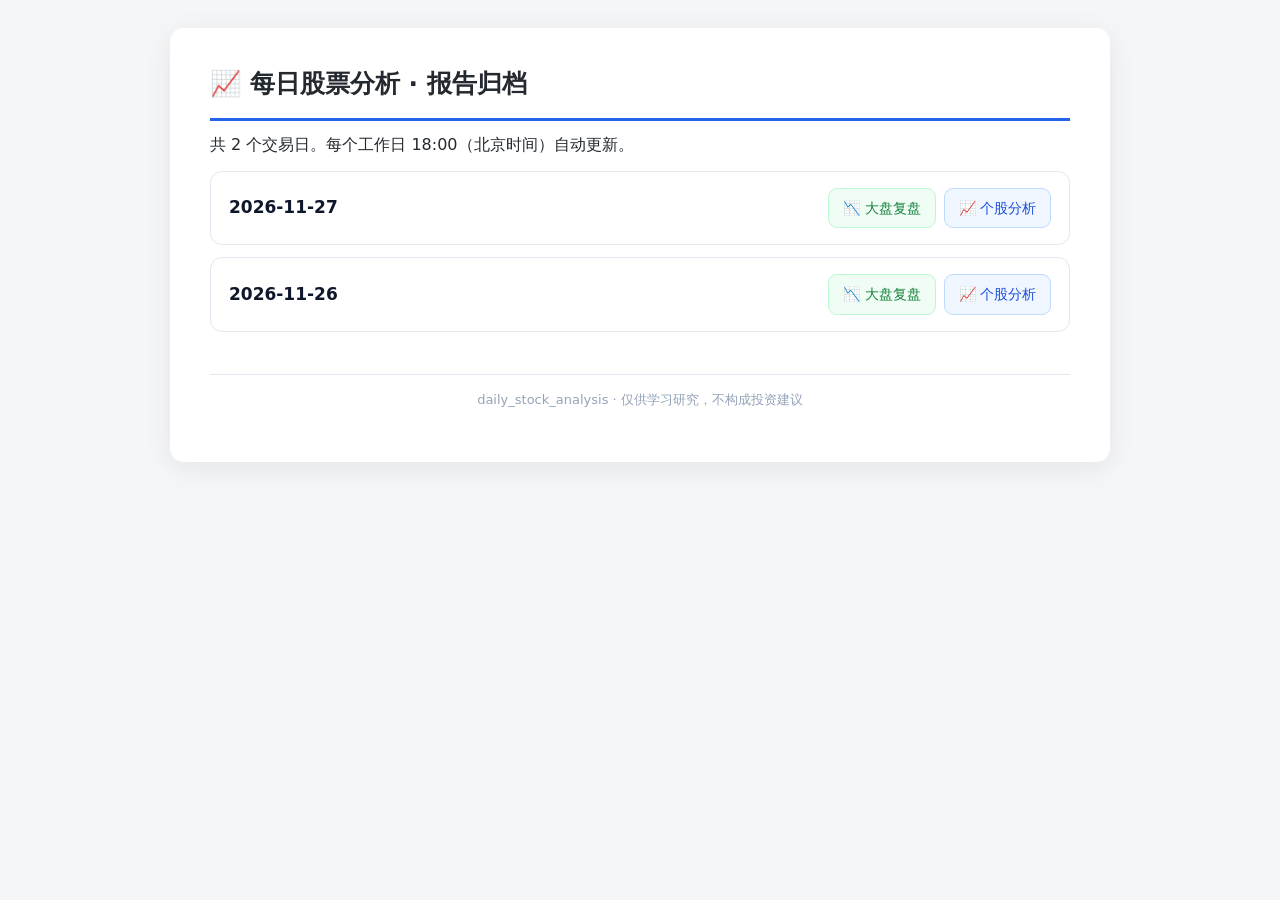
<file: index.html>
<!DOCTYPE html>
<html lang="zh-CN"><head><meta charset="utf-8">
<meta name="viewport" content="width=device-width,initial-scale=1">
<title>每日股票分析 · 报告归档</title><link rel="stylesheet" href="style.css"></head>
<body><div class="page">
<h1>📈 每日股票分析 · 报告归档</h1>
<p>共 2 个交易日。每个工作日 18:00（北京时间）自动更新。</p>
<div class="card"><div class="date">2026-11-27</div><div class="links"><a class="btn market" href="market_20261127.html">📉 大盘复盘</a><a class="btn" href="report_20261127.html">📈 个股分析</a></div></div>
<div class="card"><div class="date">2026-11-26</div><div class="links"><a class="btn market" href="market_20261126.html">📉 大盘复盘</a><a class="btn" href="report_20261126.html">📈 个股分析</a></div></div>
<div class="footer">daily_stock_analysis · 仅供学习研究，不构成投资建议</div>
</div></body></html>
</file>
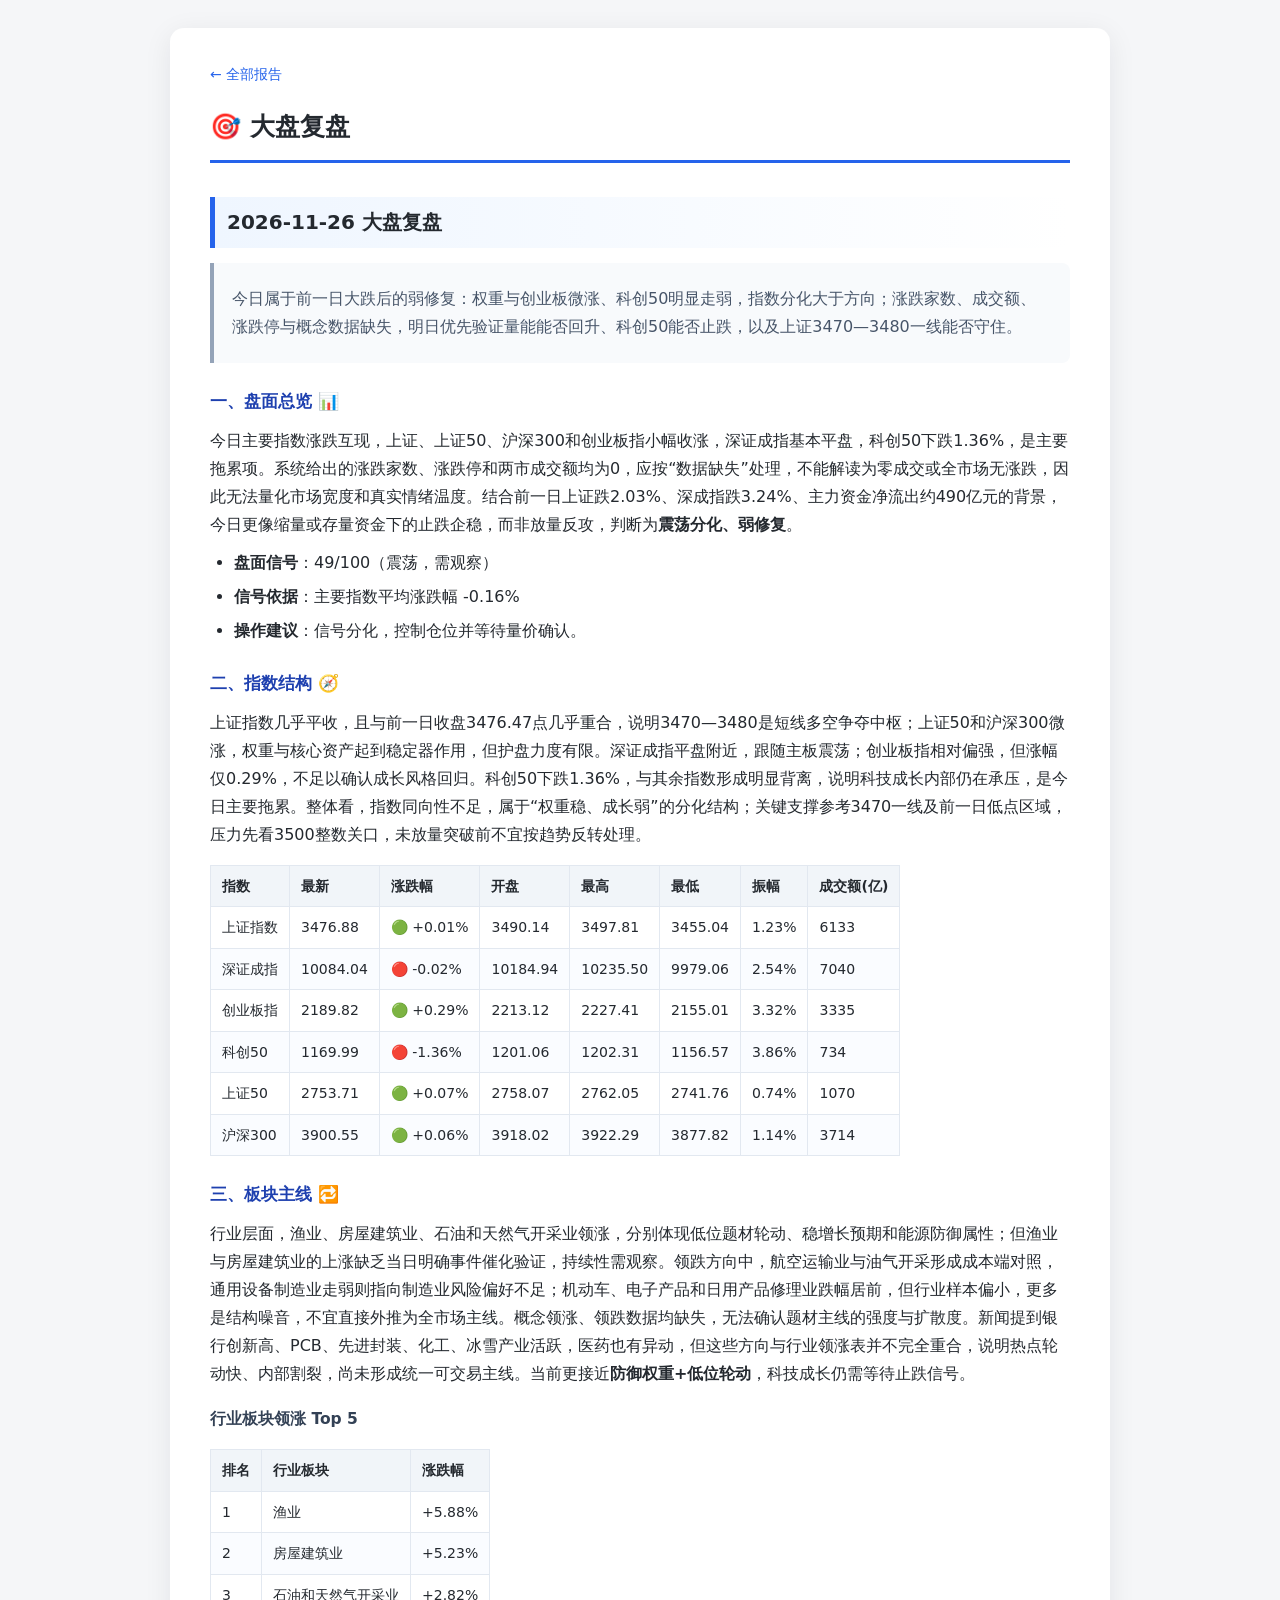
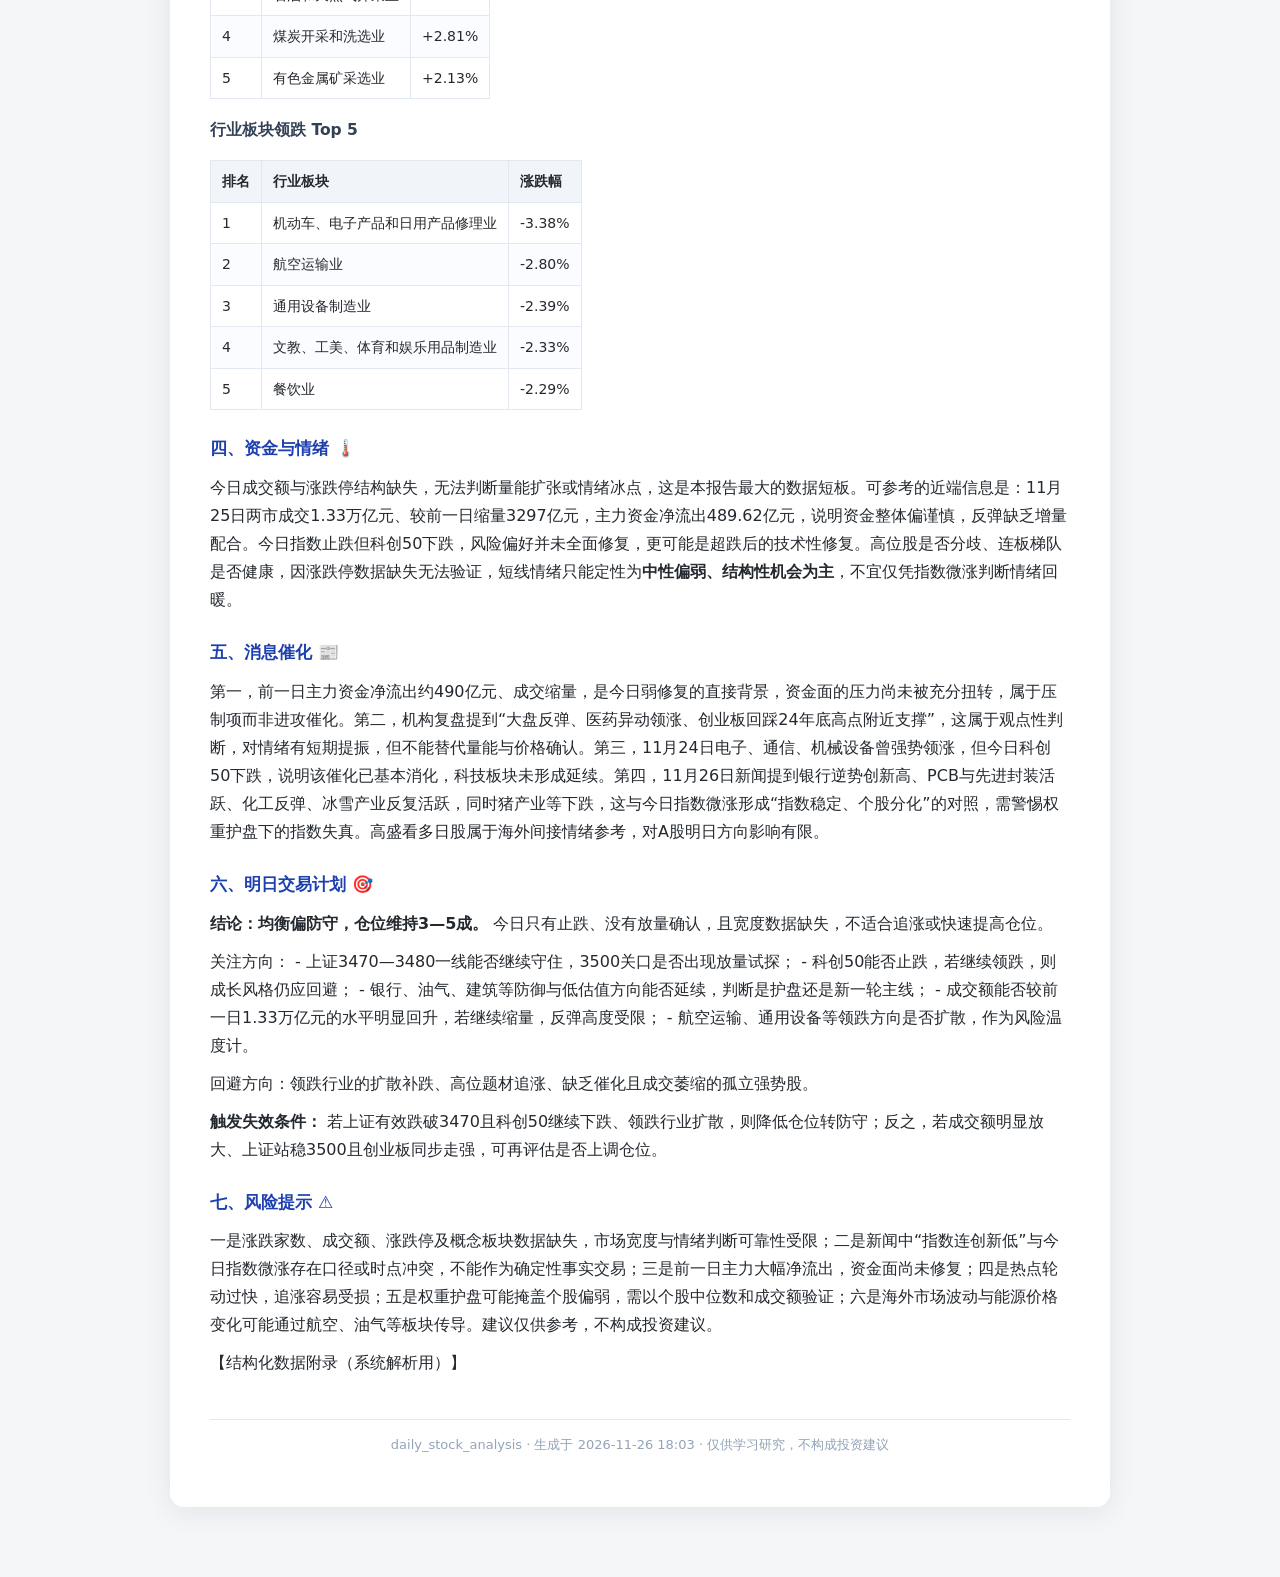
<file: market_20261126.html>
<!DOCTYPE html>
<html lang="zh-CN"><head><meta charset="utf-8">
<meta name="viewport" content="width=device-width,initial-scale=1">
<title>market_review_20261126</title><link rel="stylesheet" href="style.css"></head>
<body><div class="page">
<nav><a href="index.html">← 全部报告</a></nav>
<h1>🎯 大盘复盘</h1>
<h2>2026-11-26 大盘复盘</h2>
<blockquote>
<p>今日属于前一日大跌后的弱修复：权重与创业板微涨、科创50明显走弱，指数分化大于方向；涨跌家数、成交额、涨跌停与概念数据缺失，明日优先验证量能能否回升、科创50能否止跌，以及上证3470—3480一线能否守住。</p>
</blockquote>
<h3>一、盘面总览 📊</h3>
<p>今日主要指数涨跌互现，上证、上证50、沪深300和创业板指小幅收涨，深证成指基本平盘，科创50下跌1.36%，是主要拖累项。系统给出的涨跌家数、涨跌停和两市成交额均为0，应按“数据缺失”处理，不能解读为零成交或全市场无涨跌，因此无法量化市场宽度和真实情绪温度。结合前一日上证跌2.03%、深成指跌3.24%、主力资金净流出约490亿元的背景，今日更像缩量或存量资金下的止跌企稳，而非放量反攻，判断为<strong>震荡分化、弱修复</strong>。</p>
<ul>
<li><strong>盘面信号</strong>：49/100（震荡，需观察）</li>
<li><strong>信号依据</strong>：主要指数平均涨跌幅 -0.16%</li>
<li><strong>操作建议</strong>：信号分化，控制仓位并等待量价确认。</li>
</ul>
<h3>二、指数结构 🧭</h3>
<p>上证指数几乎平收，且与前一日收盘3476.47点几乎重合，说明3470—3480是短线多空争夺中枢；上证50和沪深300微涨，权重与核心资产起到稳定器作用，但护盘力度有限。深证成指平盘附近，跟随主板震荡；创业板指相对偏强，但涨幅仅0.29%，不足以确认成长风格回归。科创50下跌1.36%，与其余指数形成明显背离，说明科技成长内部仍在承压，是今日主要拖累。整体看，指数同向性不足，属于“权重稳、成长弱”的分化结构；关键支撑参考3470一线及前一日低点区域，压力先看3500整数关口，未放量突破前不宜按趋势反转处理。</p>
<table>
<thead>
<tr>
<th>指数</th>
<th>最新</th>
<th>涨跌幅</th>
<th>开盘</th>
<th>最高</th>
<th>最低</th>
<th>振幅</th>
<th>成交额(亿)</th>
</tr>
</thead>
<tbody>
<tr>
<td>上证指数</td>
<td>3476.88</td>
<td>🟢 +0.01%</td>
<td>3490.14</td>
<td>3497.81</td>
<td>3455.04</td>
<td>1.23%</td>
<td>6133</td>
</tr>
<tr>
<td>深证成指</td>
<td>10084.04</td>
<td>🔴 -0.02%</td>
<td>10184.94</td>
<td>10235.50</td>
<td>9979.06</td>
<td>2.54%</td>
<td>7040</td>
</tr>
<tr>
<td>创业板指</td>
<td>2189.82</td>
<td>🟢 +0.29%</td>
<td>2213.12</td>
<td>2227.41</td>
<td>2155.01</td>
<td>3.32%</td>
<td>3335</td>
</tr>
<tr>
<td>科创50</td>
<td>1169.99</td>
<td>🔴 -1.36%</td>
<td>1201.06</td>
<td>1202.31</td>
<td>1156.57</td>
<td>3.86%</td>
<td>734</td>
</tr>
<tr>
<td>上证50</td>
<td>2753.71</td>
<td>🟢 +0.07%</td>
<td>2758.07</td>
<td>2762.05</td>
<td>2741.76</td>
<td>0.74%</td>
<td>1070</td>
</tr>
<tr>
<td>沪深300</td>
<td>3900.55</td>
<td>🟢 +0.06%</td>
<td>3918.02</td>
<td>3922.29</td>
<td>3877.82</td>
<td>1.14%</td>
<td>3714</td>
</tr>
</tbody>
</table>
<h3>三、板块主线 🔁</h3>
<p>行业层面，渔业、房屋建筑业、石油和天然气开采业领涨，分别体现低位题材轮动、稳增长预期和能源防御属性；但渔业与房屋建筑业的上涨缺乏当日明确事件催化验证，持续性需观察。领跌方向中，航空运输业与油气开采形成成本端对照，通用设备制造业走弱则指向制造业风险偏好不足；机动车、电子产品和日用产品修理业跌幅居前，但行业样本偏小，更多是结构噪音，不宜直接外推为全市场主线。概念领涨、领跌数据均缺失，无法确认题材主线的强度与扩散度。新闻提到银行创新高、PCB、先进封装、化工、冰雪产业活跃，医药也有异动，但这些方向与行业领涨表并不完全重合，说明热点轮动快、内部割裂，尚未形成统一可交易主线。当前更接近<strong>防御权重+低位轮动</strong>，科技成长仍需等待止跌信号。</p>
<h4>行业板块领涨 Top 5</h4>
<table>
<thead>
<tr>
<th>排名</th>
<th>行业板块</th>
<th>涨跌幅</th>
</tr>
</thead>
<tbody>
<tr>
<td>1</td>
<td>渔业</td>
<td>+5.88%</td>
</tr>
<tr>
<td>2</td>
<td>房屋建筑业</td>
<td>+5.23%</td>
</tr>
<tr>
<td>3</td>
<td>石油和天然气开采业</td>
<td>+2.82%</td>
</tr>
<tr>
<td>4</td>
<td>煤炭开采和洗选业</td>
<td>+2.81%</td>
</tr>
<tr>
<td>5</td>
<td>有色金属矿采选业</td>
<td>+2.13%</td>
</tr>
</tbody>
</table>
<h4>行业板块领跌 Top 5</h4>
<table>
<thead>
<tr>
<th>排名</th>
<th>行业板块</th>
<th>涨跌幅</th>
</tr>
</thead>
<tbody>
<tr>
<td>1</td>
<td>机动车、电子产品和日用产品修理业</td>
<td>-3.38%</td>
</tr>
<tr>
<td>2</td>
<td>航空运输业</td>
<td>-2.80%</td>
</tr>
<tr>
<td>3</td>
<td>通用设备制造业</td>
<td>-2.39%</td>
</tr>
<tr>
<td>4</td>
<td>文教、工美、体育和娱乐用品制造业</td>
<td>-2.33%</td>
</tr>
<tr>
<td>5</td>
<td>餐饮业</td>
<td>-2.29%</td>
</tr>
</tbody>
</table>
<h3>四、资金与情绪 🌡️</h3>
<p>今日成交额与涨跌停结构缺失，无法判断量能扩张或情绪冰点，这是本报告最大的数据短板。可参考的近端信息是：11月25日两市成交1.33万亿元、较前一日缩量3297亿元，主力资金净流出489.62亿元，说明资金整体偏谨慎，反弹缺乏增量配合。今日指数止跌但科创50下跌，风险偏好并未全面修复，更可能是超跌后的技术性修复。高位股是否分歧、连板梯队是否健康，因涨跌停数据缺失无法验证，短线情绪只能定性为<strong>中性偏弱、结构性机会为主</strong>，不宜仅凭指数微涨判断情绪回暖。</p>
<h3>五、消息催化 📰</h3>
<p>第一，前一日主力资金净流出约490亿元、成交缩量，是今日弱修复的直接背景，资金面的压力尚未被充分扭转，属于压制项而非进攻催化。第二，机构复盘提到“大盘反弹、医药异动领涨、创业板回踩24年底高点附近支撑”，这属于观点性判断，对情绪有短期提振，但不能替代量能与价格确认。第三，11月24日电子、通信、机械设备曾强势领涨，但今日科创50下跌，说明该催化已基本消化，科技板块未形成延续。第四，11月26日新闻提到银行逆势创新高、PCB与先进封装活跃、化工反弹、冰雪产业反复活跃，同时猪产业等下跌，这与今日指数微涨形成“指数稳定、个股分化”的对照，需警惕权重护盘下的指数失真。高盛看多日股属于海外间接情绪参考，对A股明日方向影响有限。</p>
<h3>六、明日交易计划 🎯</h3>
<p><strong>结论：均衡偏防守，仓位维持3—5成。</strong> 今日只有止跌、没有放量确认，且宽度数据缺失，不适合追涨或快速提高仓位。</p>
<p>关注方向：
- 上证3470—3480一线能否继续守住，3500关口是否出现放量试探；
- 科创50能否止跌，若继续领跌，则成长风格仍应回避；
- 银行、油气、建筑等防御与低估值方向能否延续，判断是护盘还是新一轮主线；
- 成交额能否较前一日1.33万亿元的水平明显回升，若继续缩量，反弹高度受限；
- 航空运输、通用设备等领跌方向是否扩散，作为风险温度计。</p>
<p>回避方向：领跌行业的扩散补跌、高位题材追涨、缺乏催化且成交萎缩的孤立强势股。</p>
<p><strong>触发失效条件：</strong> 若上证有效跌破3470且科创50继续下跌、领跌行业扩散，则降低仓位转防守；反之，若成交额明显放大、上证站稳3500且创业板同步走强，可再评估是否上调仓位。</p>
<h3>七、风险提示 ⚠️</h3>
<p>一是涨跌家数、成交额、涨跌停及概念板块数据缺失，市场宽度与情绪判断可靠性受限；二是新闻中“指数连创新低”与今日指数微涨存在口径或时点冲突，不能作为确定性事实交易；三是前一日主力大幅净流出，资金面尚未修复；四是热点轮动过快，追涨容易受损；五是权重护盘可能掩盖个股偏弱，需以个股中位数和成交额验证；六是海外市场波动与能源价格变化可能通过航空、油气等板块传导。建议仅供参考，不构成投资建议。</p>
<p>【结构化数据附录（系统解析用）】</p>
<div class="footer">daily_stock_analysis · 生成于 2026-11-26 18:03 · 仅供学习研究，不构成投资建议</div>
</div></body></html>
</file>
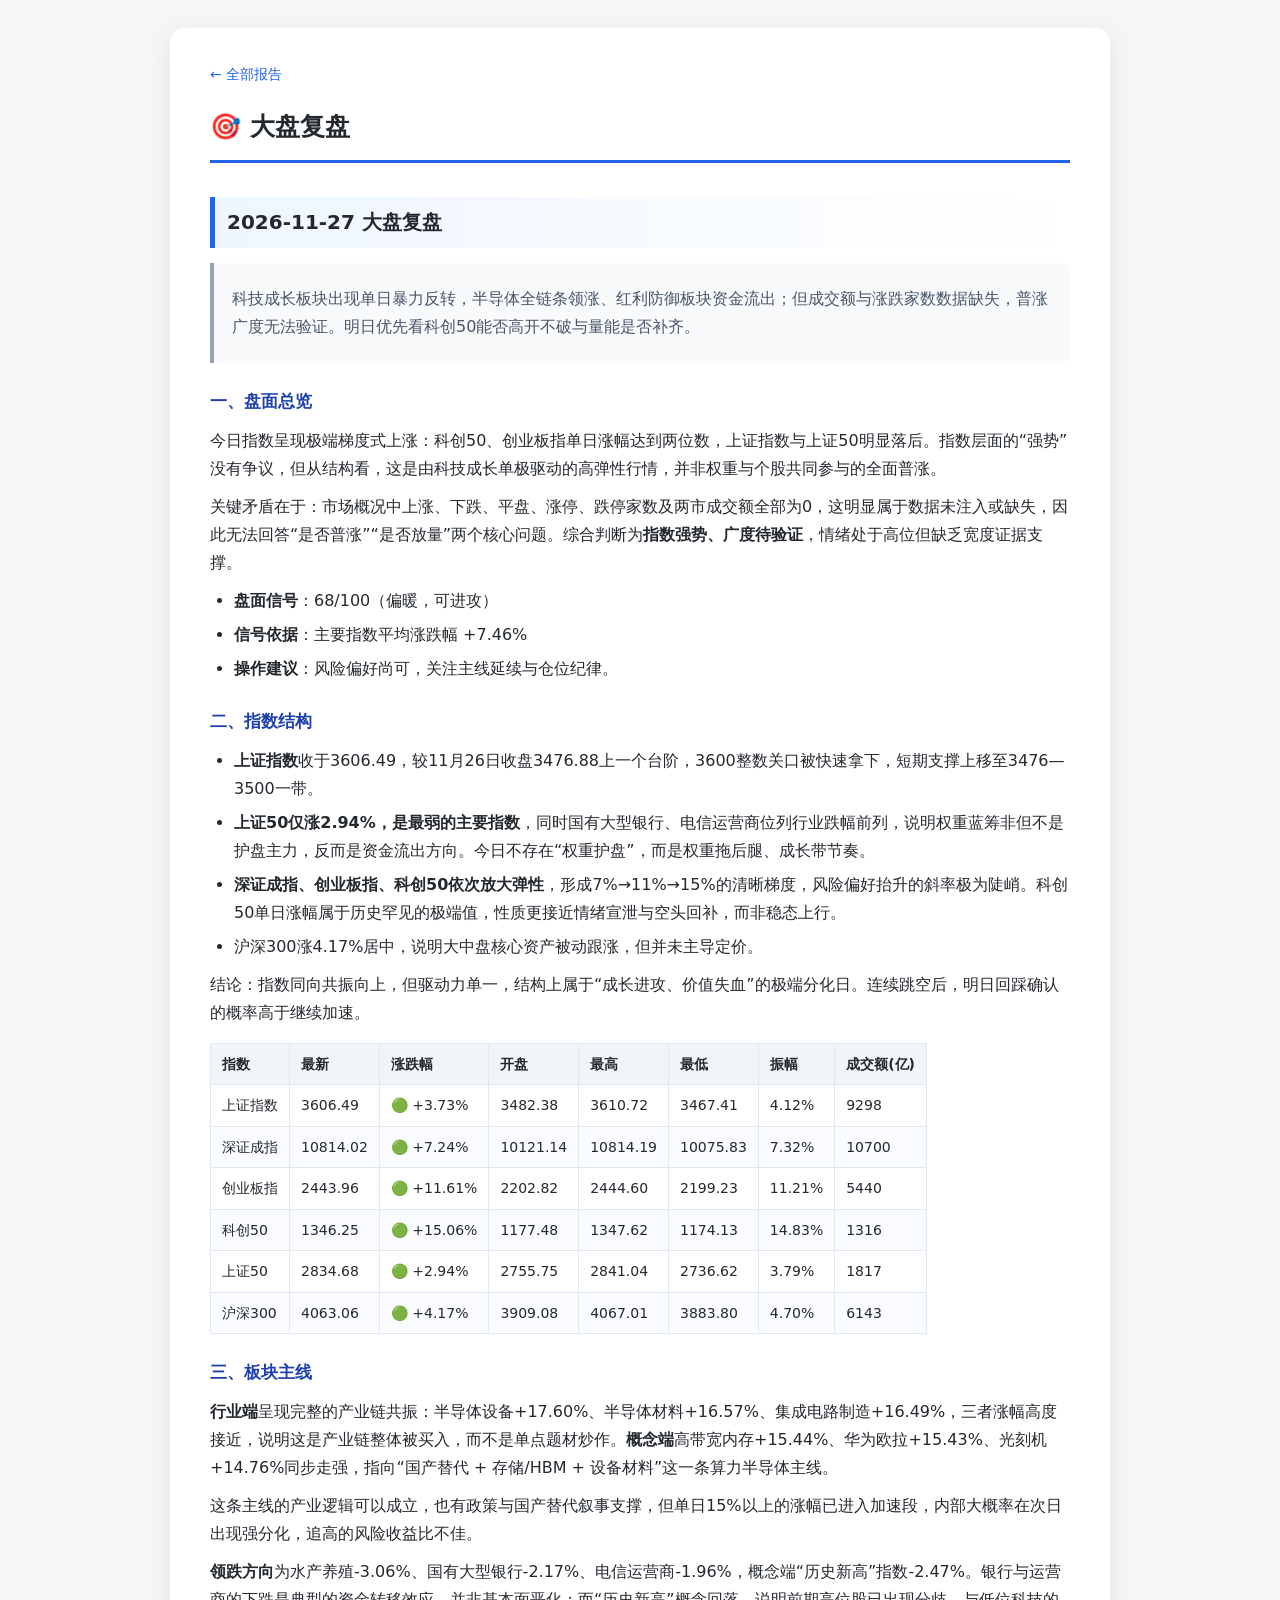
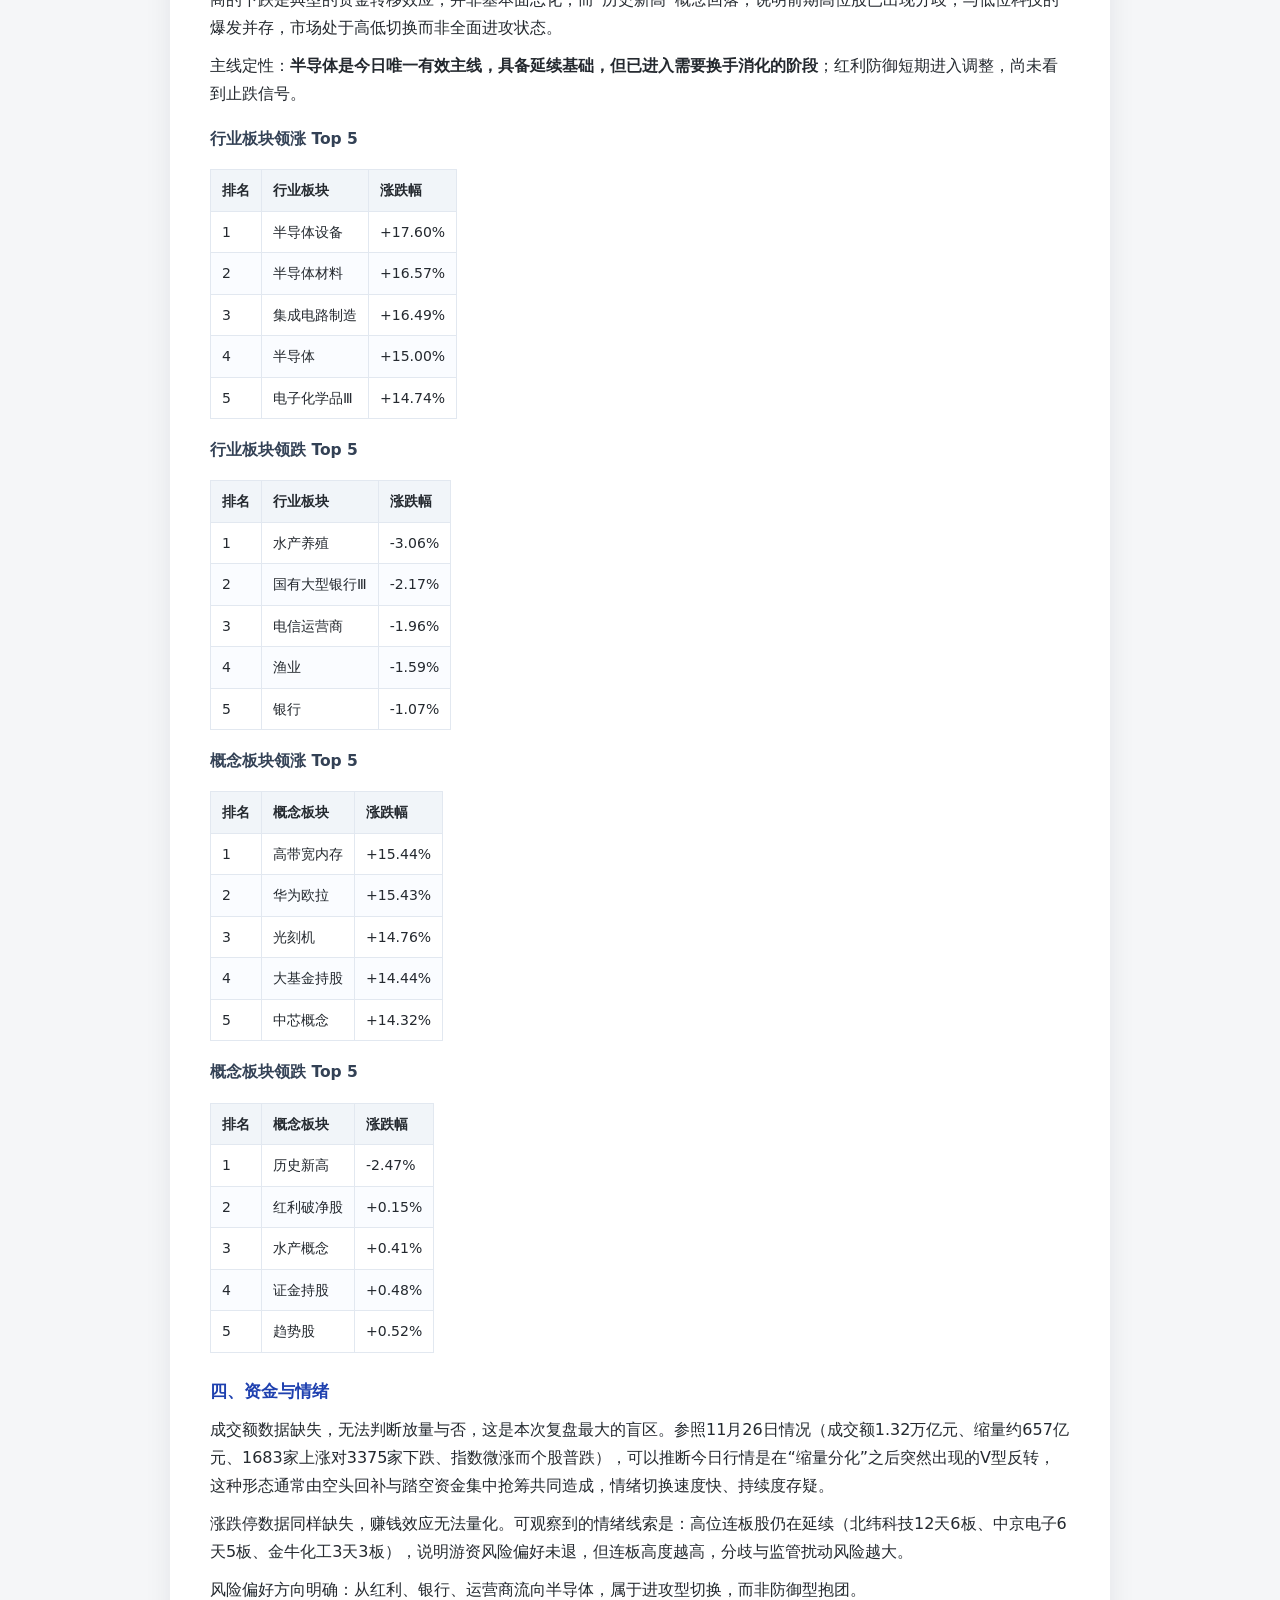
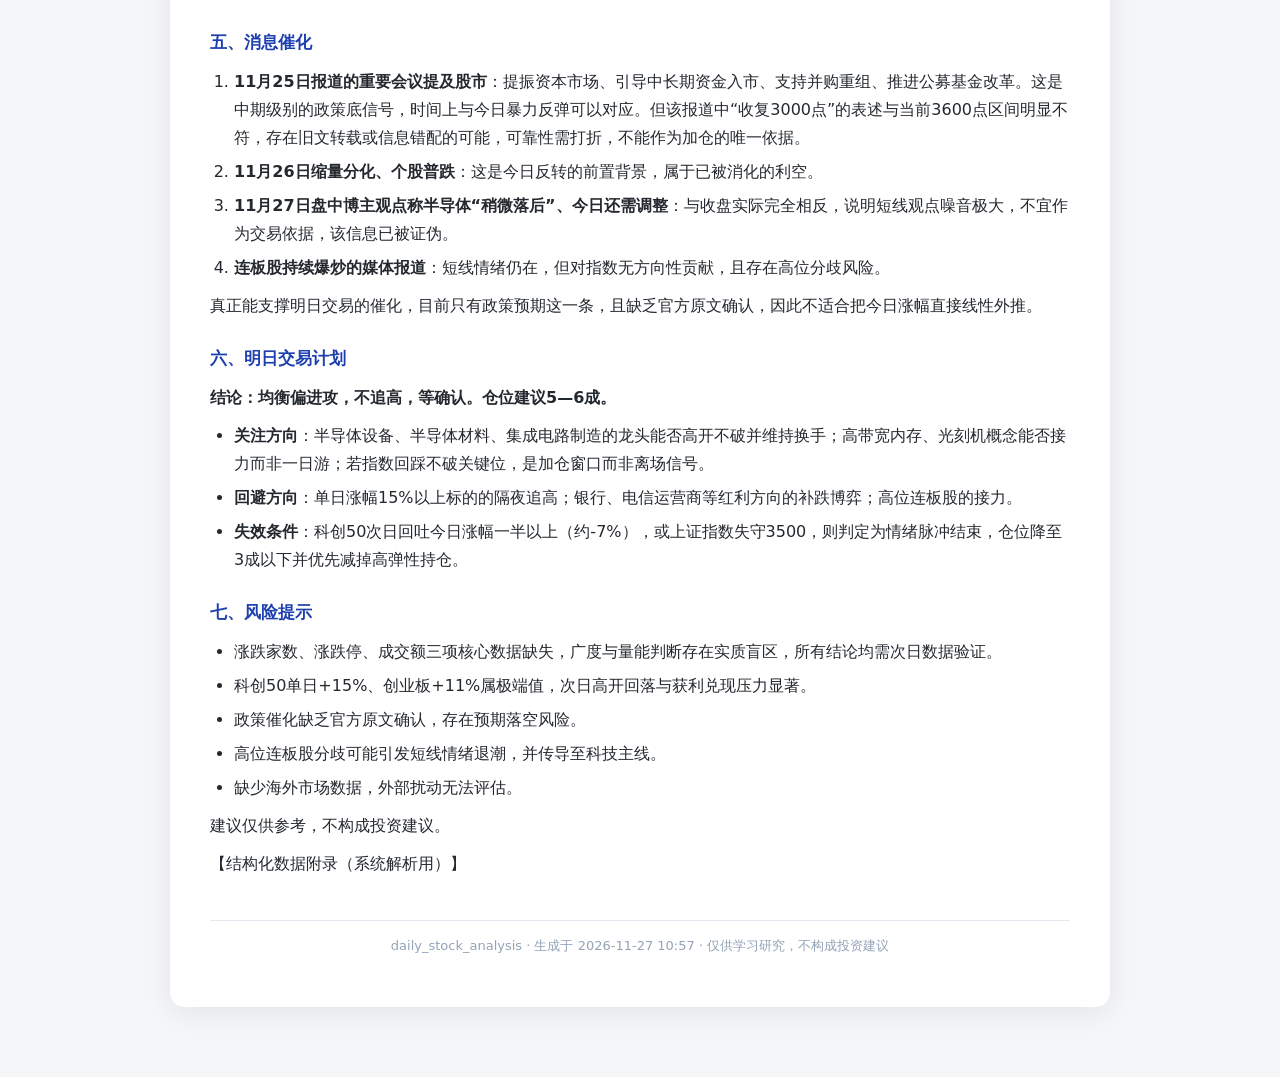
<file: market_20261127.html>
<!DOCTYPE html>
<html lang="zh-CN"><head><meta charset="utf-8">
<meta name="viewport" content="width=device-width,initial-scale=1">
<title>market_review_20261127</title><link rel="stylesheet" href="style.css"></head>
<body><div class="page">
<nav><a href="index.html">← 全部报告</a></nav>
<h1>🎯 大盘复盘</h1>
<h2>2026-11-27 大盘复盘</h2>
<blockquote>
<p>科技成长板块出现单日暴力反转，半导体全链条领涨、红利防御板块资金流出；但成交额与涨跌家数数据缺失，普涨广度无法验证。明日优先看科创50能否高开不破与量能是否补齐。</p>
</blockquote>
<h3>一、盘面总览</h3>
<p>今日指数呈现极端梯度式上涨：科创50、创业板指单日涨幅达到两位数，上证指数与上证50明显落后。指数层面的“强势”没有争议，但从结构看，这是由科技成长单极驱动的高弹性行情，并非权重与个股共同参与的全面普涨。</p>
<p>关键矛盾在于：市场概况中上涨、下跌、平盘、涨停、跌停家数及两市成交额全部为0，这明显属于数据未注入或缺失，因此无法回答“是否普涨”“是否放量”两个核心问题。综合判断为<strong>指数强势、广度待验证</strong>，情绪处于高位但缺乏宽度证据支撑。</p>
<ul>
<li><strong>盘面信号</strong>：68/100（偏暖，可进攻）</li>
<li><strong>信号依据</strong>：主要指数平均涨跌幅 +7.46%</li>
<li><strong>操作建议</strong>：风险偏好尚可，关注主线延续与仓位纪律。</li>
</ul>
<h3>二、指数结构</h3>
<ul>
<li><strong>上证指数</strong>收于3606.49，较11月26日收盘3476.88上一个台阶，3600整数关口被快速拿下，短期支撑上移至3476—3500一带。</li>
<li><strong>上证50仅涨2.94%，是最弱的主要指数</strong>，同时国有大型银行、电信运营商位列行业跌幅前列，说明权重蓝筹非但不是护盘主力，反而是资金流出方向。今日不存在“权重护盘”，而是权重拖后腿、成长带节奏。</li>
<li><strong>深证成指、创业板指、科创50依次放大弹性</strong>，形成7%→11%→15%的清晰梯度，风险偏好抬升的斜率极为陡峭。科创50单日涨幅属于历史罕见的极端值，性质更接近情绪宣泄与空头回补，而非稳态上行。</li>
<li>沪深300涨4.17%居中，说明大中盘核心资产被动跟涨，但并未主导定价。</li>
</ul>
<p>结论：指数同向共振向上，但驱动力单一，结构上属于“成长进攻、价值失血”的极端分化日。连续跳空后，明日回踩确认的概率高于继续加速。</p>
<table>
<thead>
<tr>
<th>指数</th>
<th>最新</th>
<th>涨跌幅</th>
<th>开盘</th>
<th>最高</th>
<th>最低</th>
<th>振幅</th>
<th>成交额(亿)</th>
</tr>
</thead>
<tbody>
<tr>
<td>上证指数</td>
<td>3606.49</td>
<td>🟢 +3.73%</td>
<td>3482.38</td>
<td>3610.72</td>
<td>3467.41</td>
<td>4.12%</td>
<td>9298</td>
</tr>
<tr>
<td>深证成指</td>
<td>10814.02</td>
<td>🟢 +7.24%</td>
<td>10121.14</td>
<td>10814.19</td>
<td>10075.83</td>
<td>7.32%</td>
<td>10700</td>
</tr>
<tr>
<td>创业板指</td>
<td>2443.96</td>
<td>🟢 +11.61%</td>
<td>2202.82</td>
<td>2444.60</td>
<td>2199.23</td>
<td>11.21%</td>
<td>5440</td>
</tr>
<tr>
<td>科创50</td>
<td>1346.25</td>
<td>🟢 +15.06%</td>
<td>1177.48</td>
<td>1347.62</td>
<td>1174.13</td>
<td>14.83%</td>
<td>1316</td>
</tr>
<tr>
<td>上证50</td>
<td>2834.68</td>
<td>🟢 +2.94%</td>
<td>2755.75</td>
<td>2841.04</td>
<td>2736.62</td>
<td>3.79%</td>
<td>1817</td>
</tr>
<tr>
<td>沪深300</td>
<td>4063.06</td>
<td>🟢 +4.17%</td>
<td>3909.08</td>
<td>4067.01</td>
<td>3883.80</td>
<td>4.70%</td>
<td>6143</td>
</tr>
</tbody>
</table>
<h3>三、板块主线</h3>
<p><strong>行业端</strong>呈现完整的产业链共振：半导体设备+17.60%、半导体材料+16.57%、集成电路制造+16.49%，三者涨幅高度接近，说明这是产业链整体被买入，而不是单点题材炒作。<strong>概念端</strong>高带宽内存+15.44%、华为欧拉+15.43%、光刻机+14.76%同步走强，指向“国产替代 + 存储/HBM + 设备材料”这一条算力半导体主线。</p>
<p>这条主线的产业逻辑可以成立，也有政策与国产替代叙事支撑，但单日15%以上的涨幅已进入加速段，内部大概率在次日出现强分化，追高的风险收益比不佳。</p>
<p><strong>领跌方向</strong>为水产养殖-3.06%、国有大型银行-2.17%、电信运营商-1.96%，概念端“历史新高”指数-2.47%。银行与运营商的下跌是典型的资金转移效应，并非基本面恶化；而“历史新高”概念回落，说明前期高位股已出现分歧，与低位科技的爆发并存，市场处于高低切换而非全面进攻状态。</p>
<p>主线定性：<strong>半导体是今日唯一有效主线，具备延续基础，但已进入需要换手消化的阶段</strong>；红利防御短期进入调整，尚未看到止跌信号。</p>
<h4>行业板块领涨 Top 5</h4>
<table>
<thead>
<tr>
<th>排名</th>
<th>行业板块</th>
<th>涨跌幅</th>
</tr>
</thead>
<tbody>
<tr>
<td>1</td>
<td>半导体设备</td>
<td>+17.60%</td>
</tr>
<tr>
<td>2</td>
<td>半导体材料</td>
<td>+16.57%</td>
</tr>
<tr>
<td>3</td>
<td>集成电路制造</td>
<td>+16.49%</td>
</tr>
<tr>
<td>4</td>
<td>半导体</td>
<td>+15.00%</td>
</tr>
<tr>
<td>5</td>
<td>电子化学品Ⅲ</td>
<td>+14.74%</td>
</tr>
</tbody>
</table>
<h4>行业板块领跌 Top 5</h4>
<table>
<thead>
<tr>
<th>排名</th>
<th>行业板块</th>
<th>涨跌幅</th>
</tr>
</thead>
<tbody>
<tr>
<td>1</td>
<td>水产养殖</td>
<td>-3.06%</td>
</tr>
<tr>
<td>2</td>
<td>国有大型银行Ⅲ</td>
<td>-2.17%</td>
</tr>
<tr>
<td>3</td>
<td>电信运营商</td>
<td>-1.96%</td>
</tr>
<tr>
<td>4</td>
<td>渔业</td>
<td>-1.59%</td>
</tr>
<tr>
<td>5</td>
<td>银行</td>
<td>-1.07%</td>
</tr>
</tbody>
</table>
<h4>概念板块领涨 Top 5</h4>
<table>
<thead>
<tr>
<th>排名</th>
<th>概念板块</th>
<th>涨跌幅</th>
</tr>
</thead>
<tbody>
<tr>
<td>1</td>
<td>高带宽内存</td>
<td>+15.44%</td>
</tr>
<tr>
<td>2</td>
<td>华为欧拉</td>
<td>+15.43%</td>
</tr>
<tr>
<td>3</td>
<td>光刻机</td>
<td>+14.76%</td>
</tr>
<tr>
<td>4</td>
<td>大基金持股</td>
<td>+14.44%</td>
</tr>
<tr>
<td>5</td>
<td>中芯概念</td>
<td>+14.32%</td>
</tr>
</tbody>
</table>
<h4>概念板块领跌 Top 5</h4>
<table>
<thead>
<tr>
<th>排名</th>
<th>概念板块</th>
<th>涨跌幅</th>
</tr>
</thead>
<tbody>
<tr>
<td>1</td>
<td>历史新高</td>
<td>-2.47%</td>
</tr>
<tr>
<td>2</td>
<td>红利破净股</td>
<td>+0.15%</td>
</tr>
<tr>
<td>3</td>
<td>水产概念</td>
<td>+0.41%</td>
</tr>
<tr>
<td>4</td>
<td>证金持股</td>
<td>+0.48%</td>
</tr>
<tr>
<td>5</td>
<td>趋势股</td>
<td>+0.52%</td>
</tr>
</tbody>
</table>
<h3>四、资金与情绪</h3>
<p>成交额数据缺失，无法判断放量与否，这是本次复盘最大的盲区。参照11月26日情况（成交额1.32万亿元、缩量约657亿元、1683家上涨对3375家下跌、指数微涨而个股普跌），可以推断今日行情是在“缩量分化”之后突然出现的V型反转，这种形态通常由空头回补与踏空资金集中抢筹共同造成，情绪切换速度快、持续度存疑。</p>
<p>涨跌停数据同样缺失，赚钱效应无法量化。可观察到的情绪线索是：高位连板股仍在延续（北纬科技12天6板、中京电子6天5板、金牛化工3天3板），说明游资风险偏好未退，但连板高度越高，分歧与监管扰动风险越大。</p>
<p>风险偏好方向明确：从红利、银行、运营商流向半导体，属于进攻型切换，而非防御型抱团。</p>
<h3>五、消息催化</h3>
<ol>
<li><strong>11月25日报道的重要会议提及股市</strong>：提振资本市场、引导中长期资金入市、支持并购重组、推进公募基金改革。这是中期级别的政策底信号，时间上与今日暴力反弹可以对应。但该报道中“收复3000点”的表述与当前3600点区间明显不符，存在旧文转载或信息错配的可能，可靠性需打折，不能作为加仓的唯一依据。</li>
<li><strong>11月26日缩量分化、个股普跌</strong>：这是今日反转的前置背景，属于已被消化的利空。</li>
<li><strong>11月27日盘中博主观点称半导体“稍微落后”、今日还需调整</strong>：与收盘实际完全相反，说明短线观点噪音极大，不宜作为交易依据，该信息已被证伪。</li>
<li><strong>连板股持续爆炒的媒体报道</strong>：短线情绪仍在，但对指数无方向性贡献，且存在高位分歧风险。</li>
</ol>
<p>真正能支撑明日交易的催化，目前只有政策预期这一条，且缺乏官方原文确认，因此不适合把今日涨幅直接线性外推。</p>
<h3>六、明日交易计划</h3>
<p><strong>结论：均衡偏进攻，不追高，等确认。仓位建议5—6成。</strong></p>
<ul>
<li><strong>关注方向</strong>：半导体设备、半导体材料、集成电路制造的龙头能否高开不破并维持换手；高带宽内存、光刻机概念能否接力而非一日游；若指数回踩不破关键位，是加仓窗口而非离场信号。</li>
<li><strong>回避方向</strong>：单日涨幅15%以上标的的隔夜追高；银行、电信运营商等红利方向的补跌博弈；高位连板股的接力。</li>
<li><strong>失效条件</strong>：科创50次日回吐今日涨幅一半以上（约-7%），或上证指数失守3500，则判定为情绪脉冲结束，仓位降至3成以下并优先减掉高弹性持仓。</li>
</ul>
<h3>七、风险提示</h3>
<ul>
<li>涨跌家数、涨跌停、成交额三项核心数据缺失，广度与量能判断存在实质盲区，所有结论均需次日数据验证。</li>
<li>科创50单日+15%、创业板+11%属极端值，次日高开回落与获利兑现压力显著。</li>
<li>政策催化缺乏官方原文确认，存在预期落空风险。</li>
<li>高位连板股分歧可能引发短线情绪退潮，并传导至科技主线。</li>
<li>缺少海外市场数据，外部扰动无法评估。</li>
</ul>
<p>建议仅供参考，不构成投资建议。</p>
<p>【结构化数据附录（系统解析用）】</p>
<div class="footer">daily_stock_analysis · 生成于 2026-11-27 10:57 · 仅供学习研究，不构成投资建议</div>
</div></body></html>
</file>
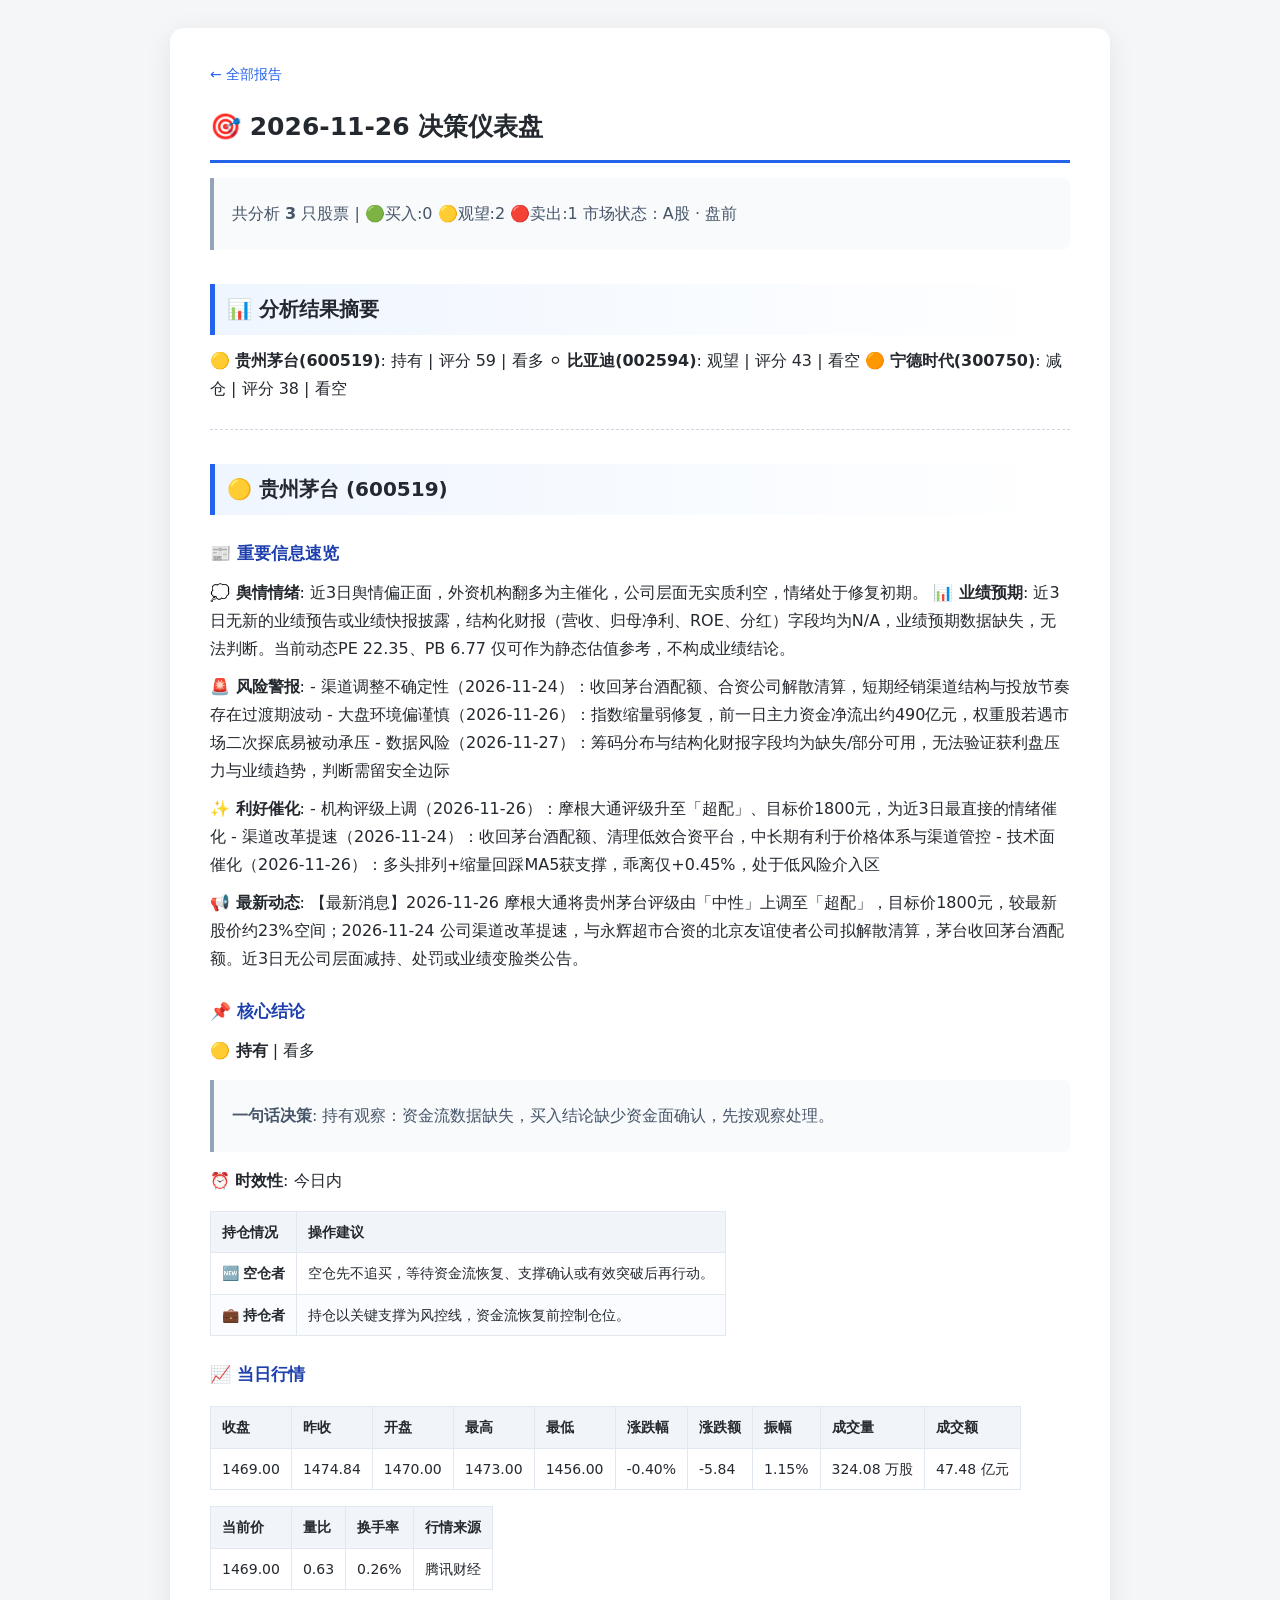
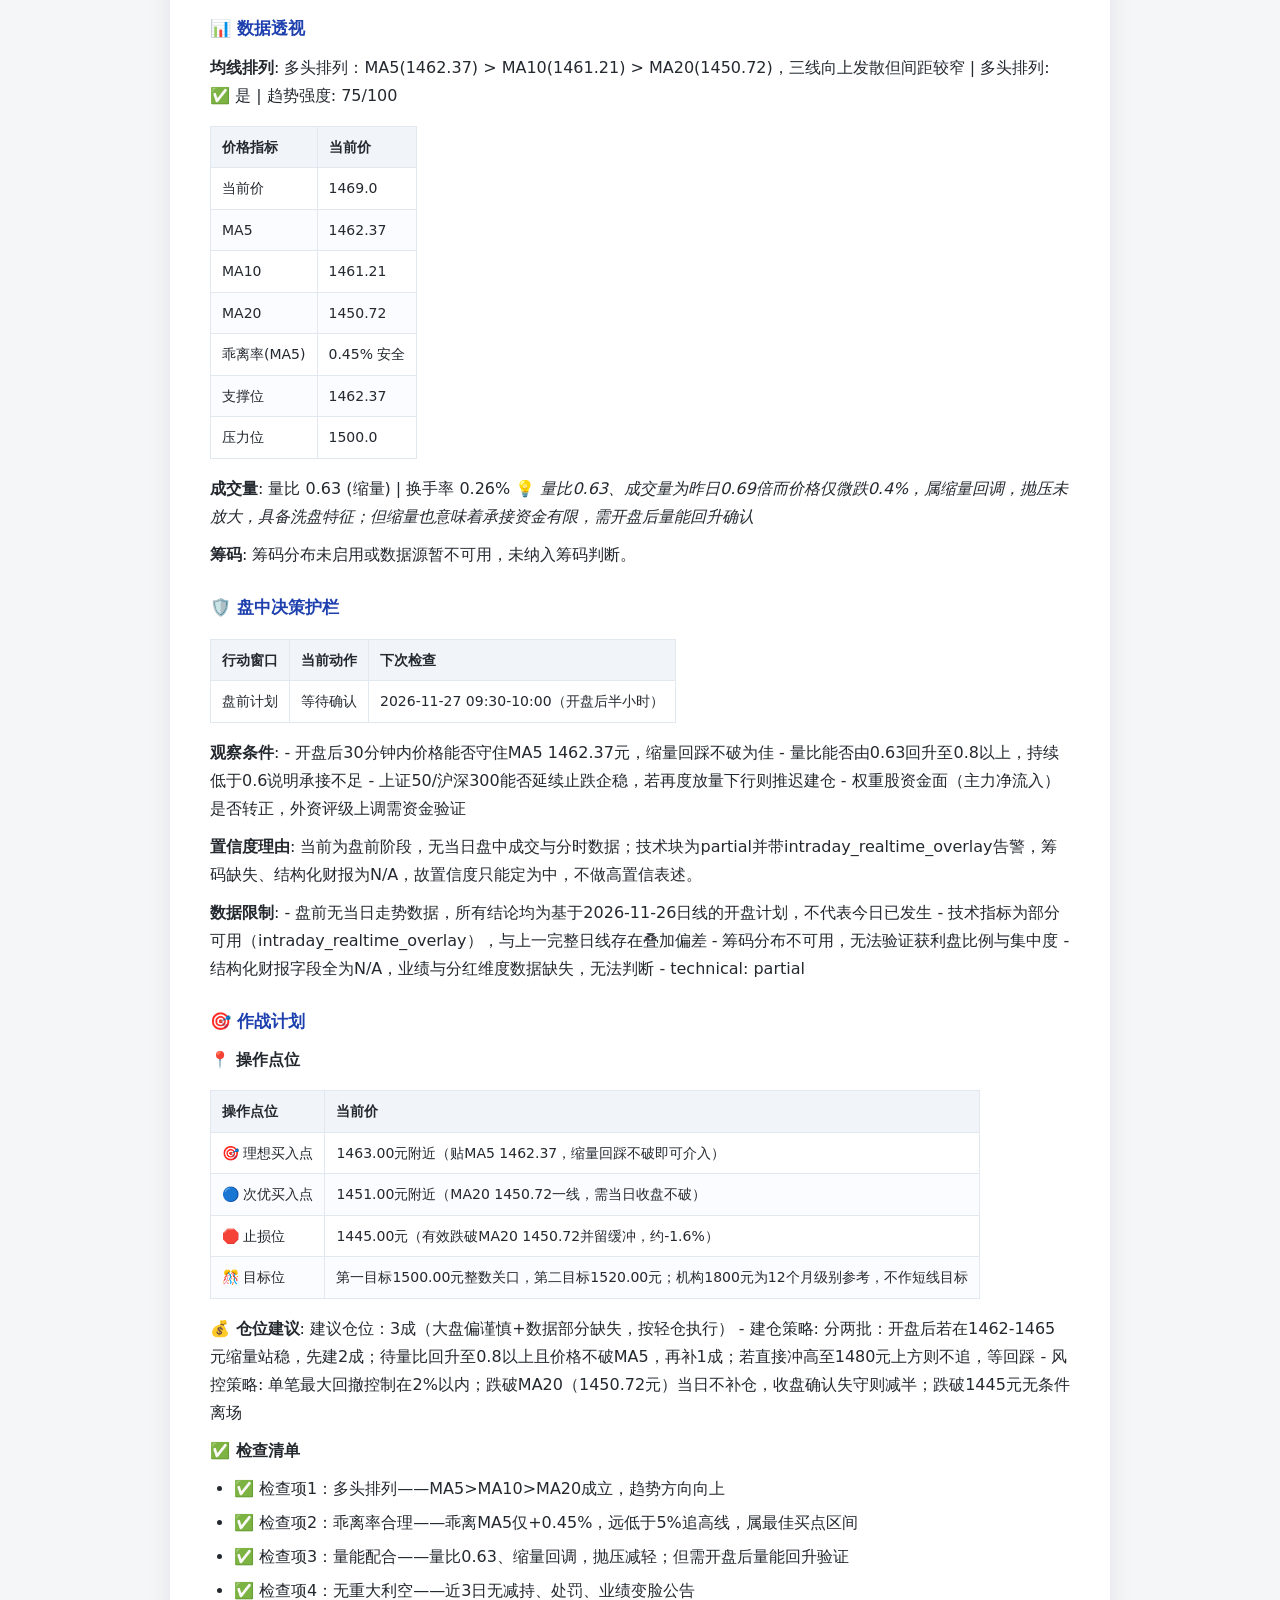
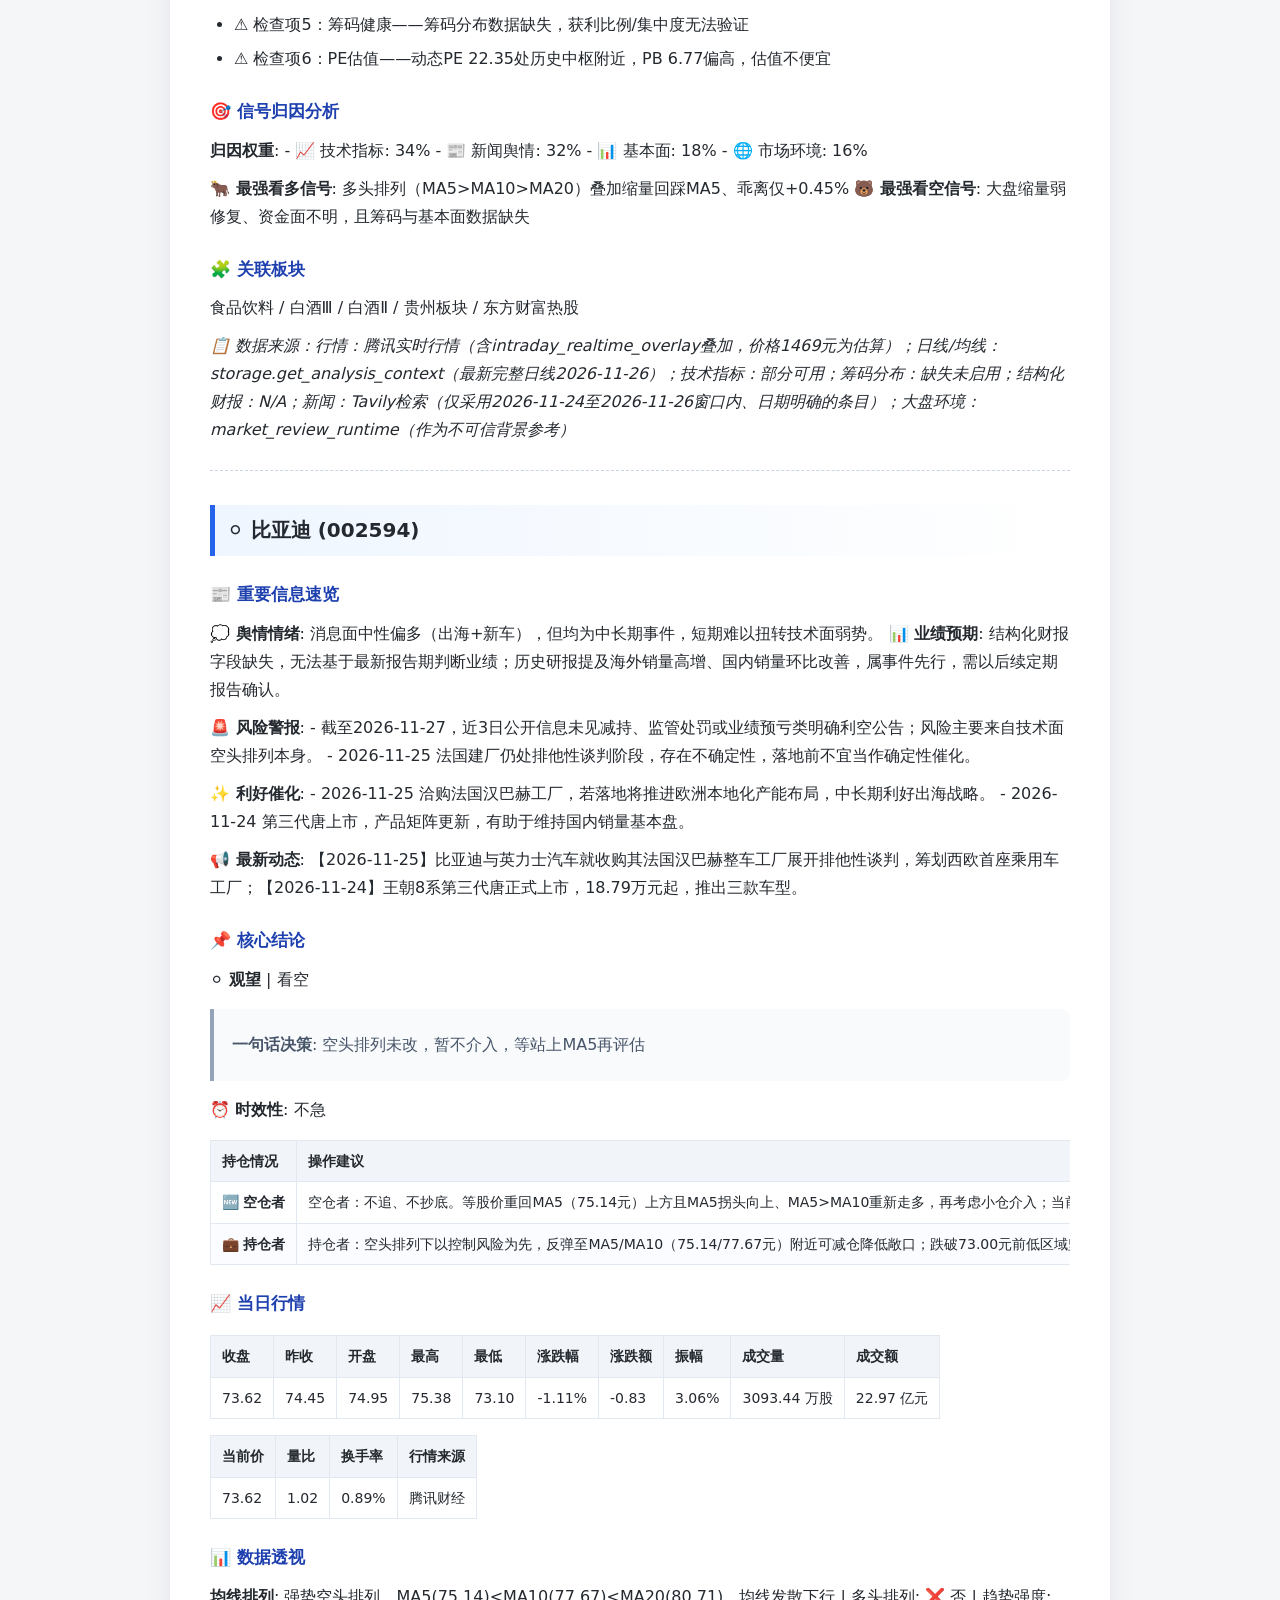
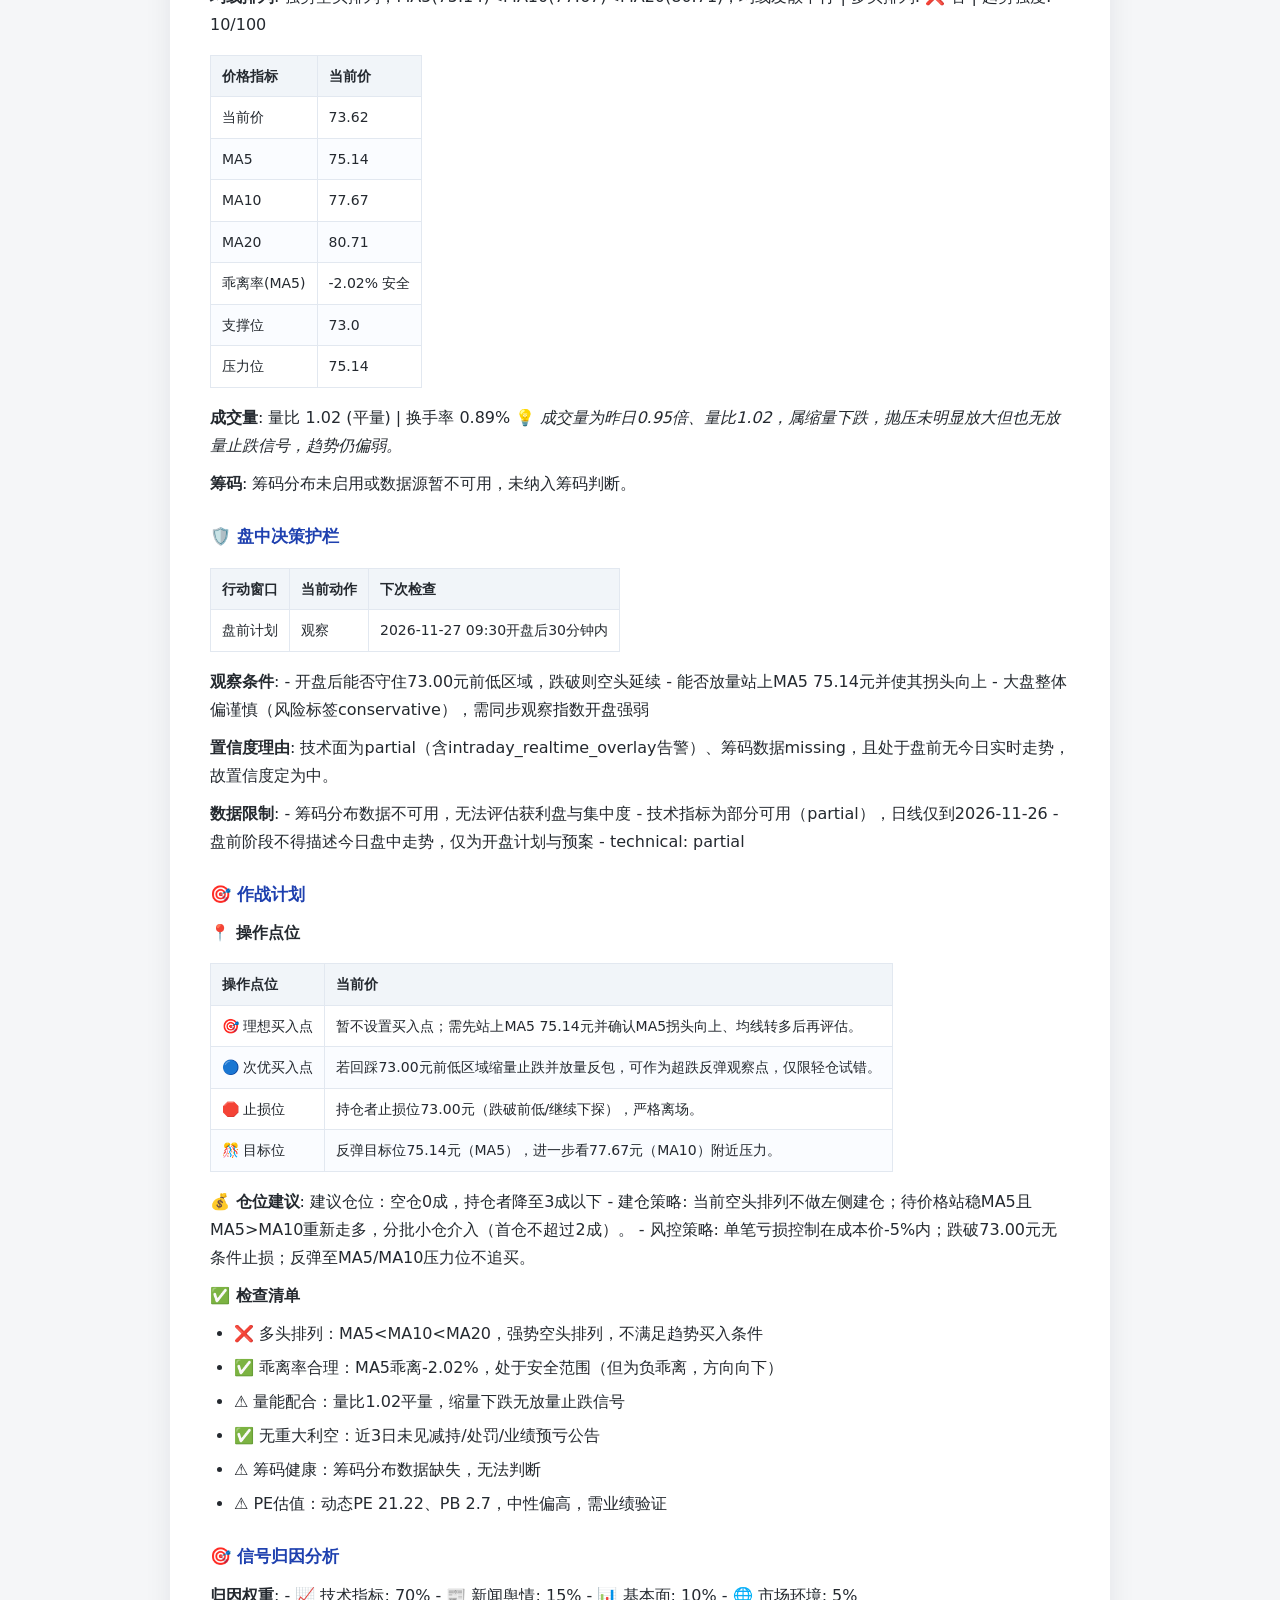
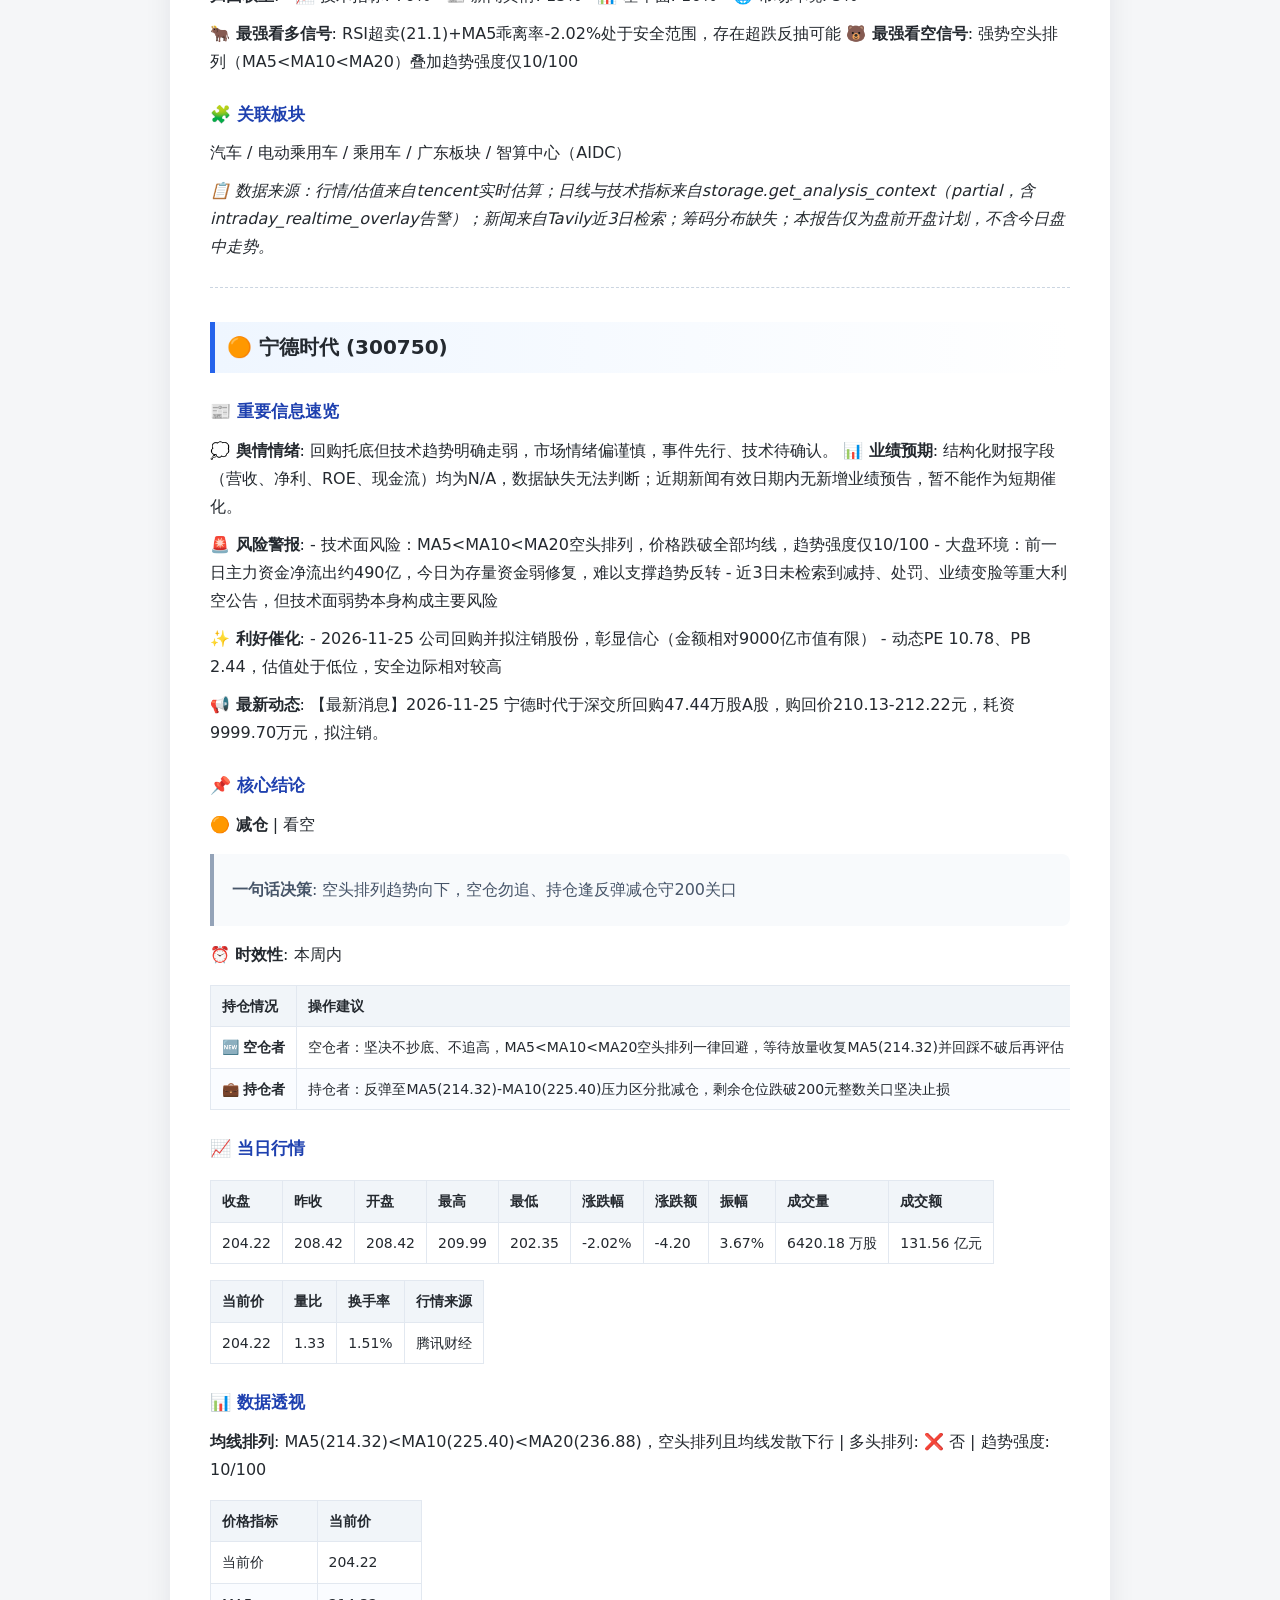
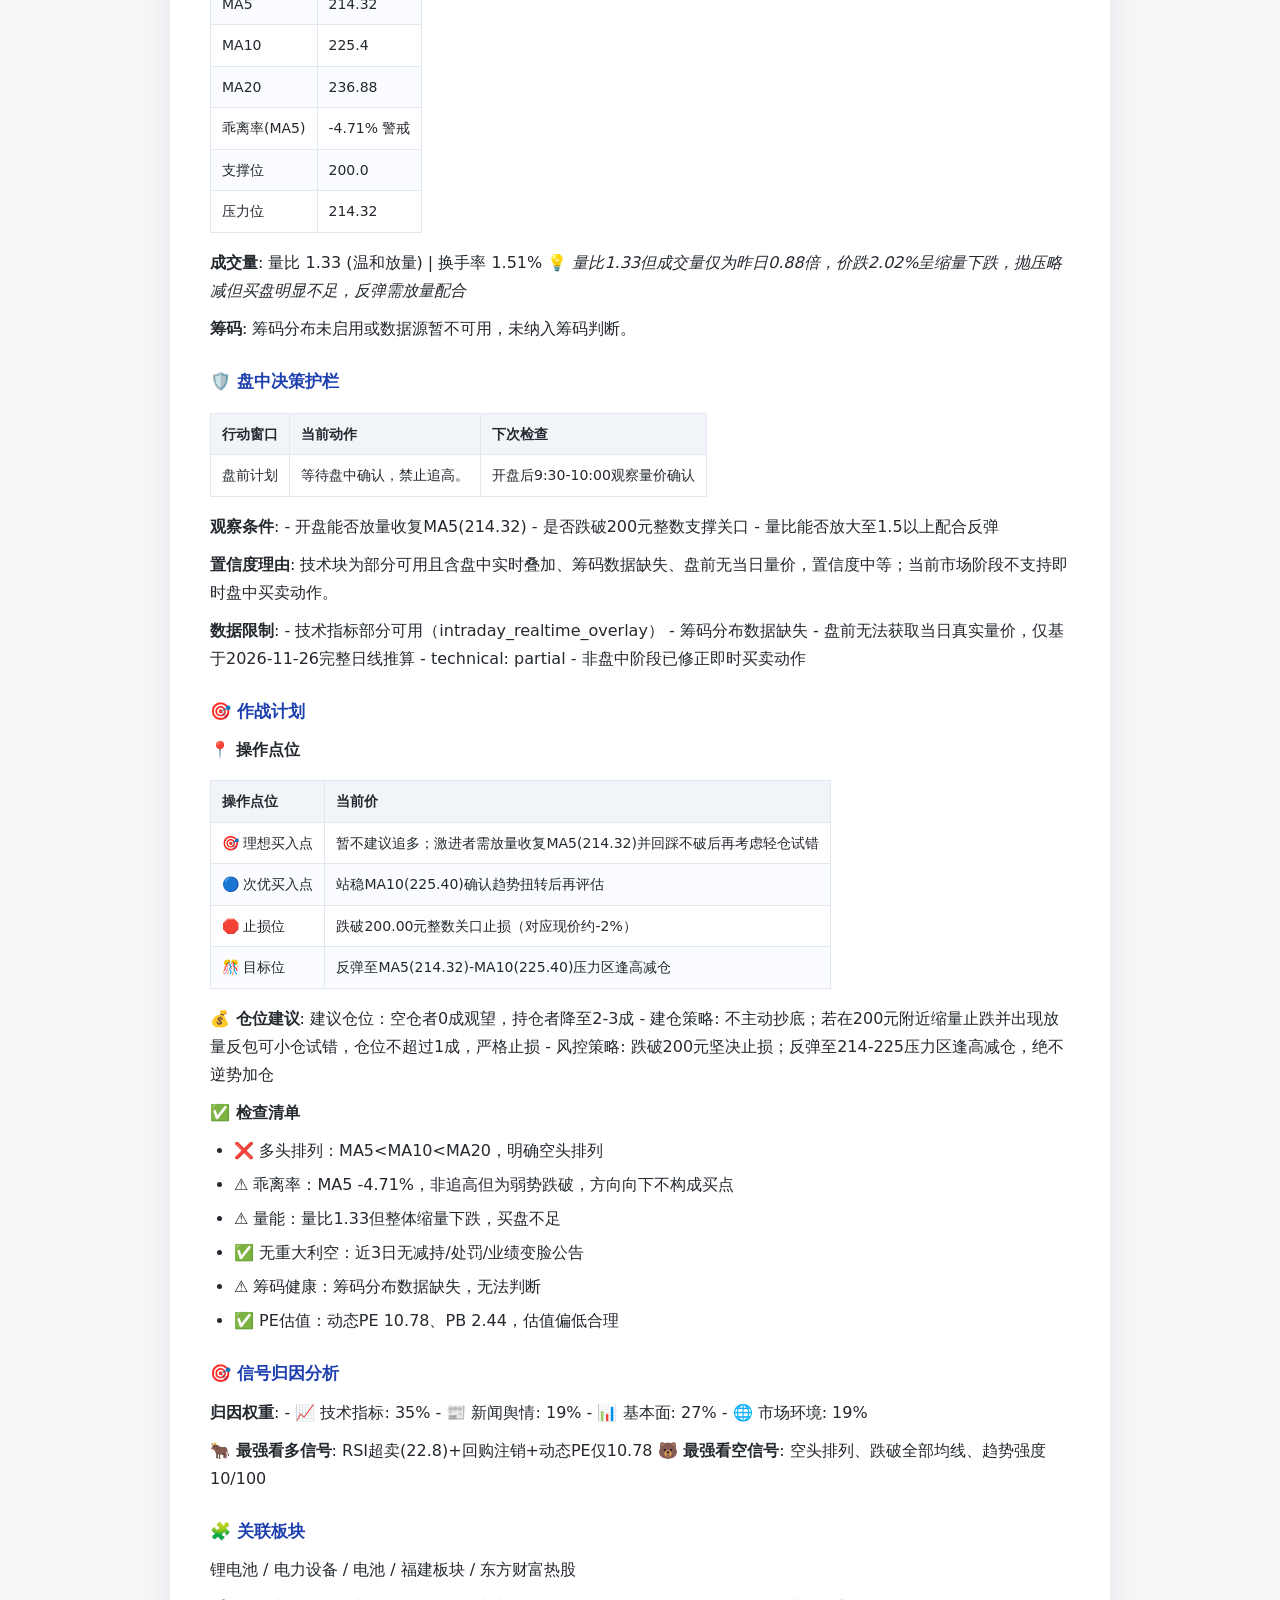
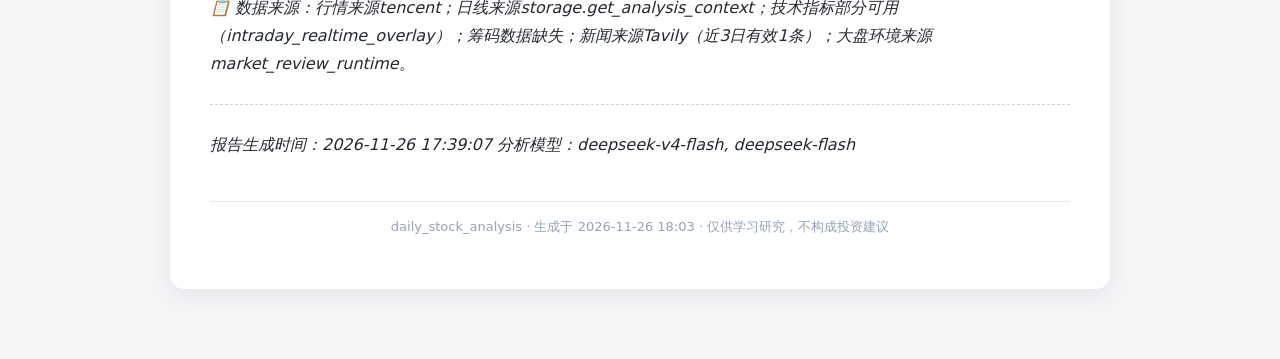
<file: report_20261126.html>
<!DOCTYPE html>
<html lang="zh-CN"><head><meta charset="utf-8">
<meta name="viewport" content="width=device-width,initial-scale=1">
<title>report_20261126</title><link rel="stylesheet" href="style.css"></head>
<body><div class="page">
<nav><a href="index.html">← 全部报告</a></nav>
<h1>🎯 2026-11-26 决策仪表盘</h1>
<blockquote>
<p>共分析 <strong>3</strong> 只股票 | 🟢买入:0 🟡观望:2 🔴卖出:1
市场状态：A股 · 盘前</p>
</blockquote>
<h2>📊 分析结果摘要</h2>
<p>🟡 <strong>贵州茅台(600519)</strong>: 持有 | 评分 59 | 看多
⚪ <strong>比亚迪(002594)</strong>: 观望 | 评分 43 | 看空
🟠 <strong>宁德时代(300750)</strong>: 减仓 | 评分 38 | 看空</p>
<hr />
<h2>🟡 贵州茅台 (600519)</h2>
<h3>📰 重要信息速览</h3>
<p><strong>💭 舆情情绪</strong>: 近3日舆情偏正面，外资机构翻多为主催化，公司层面无实质利空，情绪处于修复初期。
<strong>📊 业绩预期</strong>: 近3日无新的业绩预告或业绩快报披露，结构化财报（营收、归母净利、ROE、分红）字段均为N/A，业绩预期数据缺失，无法判断。当前动态PE 22.35、PB 6.77 仅可作为静态估值参考，不构成业绩结论。</p>
<p><strong>🚨 风险警报</strong>:
- 渠道调整不确定性（2026-11-24）：收回茅台酒配额、合资公司解散清算，短期经销渠道结构与投放节奏存在过渡期波动
- 大盘环境偏谨慎（2026-11-26）：指数缩量弱修复，前一日主力资金净流出约490亿元，权重股若遇市场二次探底易被动承压
- 数据风险（2026-11-27）：筹码分布与结构化财报字段均为缺失/部分可用，无法验证获利盘压力与业绩趋势，判断需留安全边际</p>
<p><strong>✨ 利好催化</strong>:
- 机构评级上调（2026-11-26）：摩根大通评级升至「超配」、目标价1800元，为近3日最直接的情绪催化
- 渠道改革提速（2026-11-24）：收回茅台酒配额、清理低效合资平台，中长期有利于价格体系与渠道管控
- 技术面催化（2026-11-26）：多头排列+缩量回踩MA5获支撑，乖离仅+0.45%，处于低风险介入区</p>
<p><strong>📢 最新动态</strong>: 【最新消息】2026-11-26 摩根大通将贵州茅台评级由「中性」上调至「超配」，目标价1800元，较最新股价约23%空间；2026-11-24 公司渠道改革提速，与永辉超市合资的北京友谊使者公司拟解散清算，茅台收回茅台酒配额。近3日无公司层面减持、处罚或业绩变脸类公告。</p>
<h3>📌 核心结论</h3>
<p><strong>🟡 持有</strong> | 看多</p>
<blockquote>
<p><strong>一句话决策</strong>: 持有观察：资金流数据缺失，买入结论缺少资金面确认，先按观察处理。</p>
</blockquote>
<p>⏰ <strong>时效性</strong>: 今日内</p>
<table>
<thead>
<tr>
<th>持仓情况</th>
<th>操作建议</th>
</tr>
</thead>
<tbody>
<tr>
<td>🆕 <strong>空仓者</strong></td>
<td>空仓先不追买，等待资金流恢复、支撑确认或有效突破后再行动。</td>
</tr>
<tr>
<td>💼 <strong>持仓者</strong></td>
<td>持仓以关键支撑为风控线，资金流恢复前控制仓位。</td>
</tr>
</tbody>
</table>
<h3>📈 当日行情</h3>
<table>
<thead>
<tr>
<th>收盘</th>
<th>昨收</th>
<th>开盘</th>
<th>最高</th>
<th>最低</th>
<th>涨跌幅</th>
<th>涨跌额</th>
<th>振幅</th>
<th>成交量</th>
<th>成交额</th>
</tr>
</thead>
<tbody>
<tr>
<td>1469.00</td>
<td>1474.84</td>
<td>1470.00</td>
<td>1473.00</td>
<td>1456.00</td>
<td>-0.40%</td>
<td>-5.84</td>
<td>1.15%</td>
<td>324.08 万股</td>
<td>47.48 亿元</td>
</tr>
</tbody>
</table>
<table>
<thead>
<tr>
<th>当前价</th>
<th>量比</th>
<th>换手率</th>
<th>行情来源</th>
</tr>
</thead>
<tbody>
<tr>
<td>1469.00</td>
<td>0.63</td>
<td>0.26%</td>
<td>腾讯财经</td>
</tr>
</tbody>
</table>
<h3>📊 数据透视</h3>
<p><strong>均线排列</strong>: 多头排列：MA5(1462.37) &gt; MA10(1461.21) &gt; MA20(1450.72)，三线向上发散但间距较窄 | 多头排列: ✅ 是 | 趋势强度: 75/100</p>
<table>
<thead>
<tr>
<th>价格指标</th>
<th>当前价</th>
</tr>
</thead>
<tbody>
<tr>
<td>当前价</td>
<td>1469.0</td>
</tr>
<tr>
<td>MA5</td>
<td>1462.37</td>
</tr>
<tr>
<td>MA10</td>
<td>1461.21</td>
</tr>
<tr>
<td>MA20</td>
<td>1450.72</td>
</tr>
<tr>
<td>乖离率(MA5)</td>
<td>0.45% 安全</td>
</tr>
<tr>
<td>支撑位</td>
<td>1462.37</td>
</tr>
<tr>
<td>压力位</td>
<td>1500.0</td>
</tr>
</tbody>
</table>
<p><strong>成交量</strong>: 量比 0.63 (缩量) | 换手率 0.26%
💡 <em>量比0.63、成交量为昨日0.69倍而价格仅微跌0.4%，属缩量回调，抛压未放大，具备洗盘特征；但缩量也意味着承接资金有限，需开盘后量能回升确认</em></p>
<p><strong>筹码</strong>: 筹码分布未启用或数据源暂不可用，未纳入筹码判断。</p>
<h3>🛡️ 盘中决策护栏</h3>
<table>
<thead>
<tr>
<th>行动窗口</th>
<th>当前动作</th>
<th>下次检查</th>
</tr>
</thead>
<tbody>
<tr>
<td>盘前计划</td>
<td>等待确认</td>
<td>2026-11-27 09:30-10:00（开盘后半小时）</td>
</tr>
</tbody>
</table>
<p><strong>观察条件</strong>:
- 开盘后30分钟内价格能否守住MA5 1462.37元，缩量回踩不破为佳
- 量比能否由0.63回升至0.8以上，持续低于0.6说明承接不足
- 上证50/沪深300能否延续止跌企稳，若再度放量下行则推迟建仓
- 权重股资金面（主力净流入）是否转正，外资评级上调需资金验证</p>
<p><strong>置信度理由</strong>: 当前为盘前阶段，无当日盘中成交与分时数据；技术块为partial并带intraday_realtime_overlay告警，筹码缺失、结构化财报为N/A，故置信度只能定为中，不做高置信表述。</p>
<p><strong>数据限制</strong>:
- 盘前无当日走势数据，所有结论均为基于2026-11-26日线的开盘计划，不代表今日已发生
- 技术指标为部分可用（intraday_realtime_overlay），与上一完整日线存在叠加偏差
- 筹码分布不可用，无法验证获利盘比例与集中度
- 结构化财报字段全为N/A，业绩与分红维度数据缺失，无法判断
- technical: partial</p>
<h3>🎯 作战计划</h3>
<p><strong>📍 操作点位</strong></p>
<table>
<thead>
<tr>
<th>操作点位</th>
<th>当前价</th>
</tr>
</thead>
<tbody>
<tr>
<td>🎯 理想买入点</td>
<td>1463.00元附近（贴MA5 1462.37，缩量回踩不破即可介入）</td>
</tr>
<tr>
<td>🔵 次优买入点</td>
<td>1451.00元附近（MA20 1450.72一线，需当日收盘不破）</td>
</tr>
<tr>
<td>🛑 止损位</td>
<td>1445.00元（有效跌破MA20 1450.72并留缓冲，约-1.6%）</td>
</tr>
<tr>
<td>🎊 目标位</td>
<td>第一目标1500.00元整数关口，第二目标1520.00元；机构1800元为12个月级别参考，不作短线目标</td>
</tr>
</tbody>
</table>
<p><strong>💰 仓位建议</strong>: 建议仓位：3成（大盘偏谨慎+数据部分缺失，按轻仓执行）
- 建仓策略: 分两批：开盘后若在1462-1465元缩量站稳，先建2成；待量比回升至0.8以上且价格不破MA5，再补1成；若直接冲高至1480元上方则不追，等回踩
- 风控策略: 单笔最大回撤控制在2%以内；跌破MA20（1450.72元）当日不补仓，收盘确认失守则减半；跌破1445元无条件离场</p>
<p><strong>✅ 检查清单</strong></p>
<ul>
<li>✅ 检查项1：多头排列——MA5&gt;MA10&gt;MA20成立，趋势方向向上</li>
<li>✅ 检查项2：乖离率合理——乖离MA5仅+0.45%，远低于5%追高线，属最佳买点区间</li>
<li>✅ 检查项3：量能配合——量比0.63、缩量回调，抛压减轻；但需开盘后量能回升验证</li>
<li>✅ 检查项4：无重大利空——近3日无减持、处罚、业绩变脸公告</li>
<li>⚠️ 检查项5：筹码健康——筹码分布数据缺失，获利比例/集中度无法验证</li>
<li>⚠️ 检查项6：PE估值——动态PE 22.35处历史中枢附近，PB 6.77偏高，估值不便宜</li>
</ul>
<h3>🎯 信号归因分析</h3>
<p><strong>归因权重</strong>:
- 📈 技术指标: 34%
- 📰 新闻舆情: 32%
- 📊 基本面: 18%
- 🌐 市场环境: 16%</p>
<p><strong>🐂 最强看多信号</strong>: 多头排列（MA5&gt;MA10&gt;MA20）叠加缩量回踩MA5、乖离仅+0.45%
<strong>🐻 最强看空信号</strong>: 大盘缩量弱修复、资金面不明，且筹码与基本面数据缺失</p>
<h3>🧩 关联板块</h3>
<p>食品饮料 / 白酒Ⅲ / 白酒Ⅱ / 贵州板块 / 东方财富热股</p>
<p><em>📋 数据来源：行情：腾讯实时行情（含intraday_realtime_overlay叠加，价格1469元为估算）；日线/均线：storage.get_analysis_context（最新完整日线2026-11-26）；技术指标：部分可用；筹码分布：缺失未启用；结构化财报：N/A；新闻：Tavily检索（仅采用2026-11-24至2026-11-26窗口内、日期明确的条目）；大盘环境：market_review_runtime（作为不可信背景参考）</em></p>
<hr />
<h2>⚪ 比亚迪 (002594)</h2>
<h3>📰 重要信息速览</h3>
<p><strong>💭 舆情情绪</strong>: 消息面中性偏多（出海+新车），但均为中长期事件，短期难以扭转技术面弱势。
<strong>📊 业绩预期</strong>: 结构化财报字段缺失，无法基于最新报告期判断业绩；历史研报提及海外销量高增、国内销量环比改善，属事件先行，需以后续定期报告确认。</p>
<p><strong>🚨 风险警报</strong>:
- 截至2026-11-27，近3日公开信息未见减持、监管处罚或业绩预亏类明确利空公告；风险主要来自技术面空头排列本身。
- 2026-11-25 法国建厂仍处排他性谈判阶段，存在不确定性，落地前不宜当作确定性催化。</p>
<p><strong>✨ 利好催化</strong>:
- 2026-11-25 洽购法国汉巴赫工厂，若落地将推进欧洲本地化产能布局，中长期利好出海战略。
- 2026-11-24 第三代唐上市，产品矩阵更新，有助于维持国内销量基本盘。</p>
<p><strong>📢 最新动态</strong>: 【2026-11-25】比亚迪与英力士汽车就收购其法国汉巴赫整车工厂展开排他性谈判，筹划西欧首座乘用车工厂；【2026-11-24】王朝8系第三代唐正式上市，18.79万元起，推出三款车型。</p>
<h3>📌 核心结论</h3>
<p><strong>⚪ 观望</strong> | 看空</p>
<blockquote>
<p><strong>一句话决策</strong>: 空头排列未改，暂不介入，等站上MA5再评估</p>
</blockquote>
<p>⏰ <strong>时效性</strong>: 不急</p>
<table>
<thead>
<tr>
<th>持仓情况</th>
<th>操作建议</th>
</tr>
</thead>
<tbody>
<tr>
<td>🆕 <strong>空仓者</strong></td>
<td>空仓者：不追、不抄底。等股价重回MA5（75.14元）上方且MA5拐头向上、MA5&gt;MA10重新走多，再考虑小仓介入；当前仅列观察名单。</td>
</tr>
<tr>
<td>💼 <strong>持仓者</strong></td>
<td>持仓者：空头排列下以控制风险为先，反弹至MA5/MA10（75.14/77.67元）附近可减仓降低敞口；跌破73.00元前低区域坚决止损，不摊低成本。</td>
</tr>
</tbody>
</table>
<h3>📈 当日行情</h3>
<table>
<thead>
<tr>
<th>收盘</th>
<th>昨收</th>
<th>开盘</th>
<th>最高</th>
<th>最低</th>
<th>涨跌幅</th>
<th>涨跌额</th>
<th>振幅</th>
<th>成交量</th>
<th>成交额</th>
</tr>
</thead>
<tbody>
<tr>
<td>73.62</td>
<td>74.45</td>
<td>74.95</td>
<td>75.38</td>
<td>73.10</td>
<td>-1.11%</td>
<td>-0.83</td>
<td>3.06%</td>
<td>3093.44 万股</td>
<td>22.97 亿元</td>
</tr>
</tbody>
</table>
<table>
<thead>
<tr>
<th>当前价</th>
<th>量比</th>
<th>换手率</th>
<th>行情来源</th>
</tr>
</thead>
<tbody>
<tr>
<td>73.62</td>
<td>1.02</td>
<td>0.89%</td>
<td>腾讯财经</td>
</tr>
</tbody>
</table>
<h3>📊 数据透视</h3>
<p><strong>均线排列</strong>: 强势空头排列，MA5(75.14)&lt;MA10(77.67)&lt;MA20(80.71)，均线发散下行 | 多头排列: ❌ 否 | 趋势强度: 10/100</p>
<table>
<thead>
<tr>
<th>价格指标</th>
<th>当前价</th>
</tr>
</thead>
<tbody>
<tr>
<td>当前价</td>
<td>73.62</td>
</tr>
<tr>
<td>MA5</td>
<td>75.14</td>
</tr>
<tr>
<td>MA10</td>
<td>77.67</td>
</tr>
<tr>
<td>MA20</td>
<td>80.71</td>
</tr>
<tr>
<td>乖离率(MA5)</td>
<td>-2.02% 安全</td>
</tr>
<tr>
<td>支撑位</td>
<td>73.0</td>
</tr>
<tr>
<td>压力位</td>
<td>75.14</td>
</tr>
</tbody>
</table>
<p><strong>成交量</strong>: 量比 1.02 (平量) | 换手率 0.89%
💡 <em>成交量为昨日0.95倍、量比1.02，属缩量下跌，抛压未明显放大但也无放量止跌信号，趋势仍偏弱。</em></p>
<p><strong>筹码</strong>: 筹码分布未启用或数据源暂不可用，未纳入筹码判断。</p>
<h3>🛡️ 盘中决策护栏</h3>
<table>
<thead>
<tr>
<th>行动窗口</th>
<th>当前动作</th>
<th>下次检查</th>
</tr>
</thead>
<tbody>
<tr>
<td>盘前计划</td>
<td>观察</td>
<td>2026-11-27 09:30开盘后30分钟内</td>
</tr>
</tbody>
</table>
<p><strong>观察条件</strong>:
- 开盘后能否守住73.00元前低区域，跌破则空头延续
- 能否放量站上MA5 75.14元并使其拐头向上
- 大盘整体偏谨慎（风险标签conservative），需同步观察指数开盘强弱</p>
<p><strong>置信度理由</strong>: 技术面为partial（含intraday_realtime_overlay告警）、筹码数据missing，且处于盘前无今日实时走势，故置信度定为中。</p>
<p><strong>数据限制</strong>:
- 筹码分布数据不可用，无法评估获利盘与集中度
- 技术指标为部分可用（partial），日线仅到2026-11-26
- 盘前阶段不得描述今日盘中走势，仅为开盘计划与预案
- technical: partial</p>
<h3>🎯 作战计划</h3>
<p><strong>📍 操作点位</strong></p>
<table>
<thead>
<tr>
<th>操作点位</th>
<th>当前价</th>
</tr>
</thead>
<tbody>
<tr>
<td>🎯 理想买入点</td>
<td>暂不设置买入点；需先站上MA5 75.14元并确认MA5拐头向上、均线转多后再评估。</td>
</tr>
<tr>
<td>🔵 次优买入点</td>
<td>若回踩73.00元前低区域缩量止跌并放量反包，可作为超跌反弹观察点，仅限轻仓试错。</td>
</tr>
<tr>
<td>🛑 止损位</td>
<td>持仓者止损位73.00元（跌破前低/继续下探），严格离场。</td>
</tr>
<tr>
<td>🎊 目标位</td>
<td>反弹目标位75.14元（MA5），进一步看77.67元（MA10）附近压力。</td>
</tr>
</tbody>
</table>
<p><strong>💰 仓位建议</strong>: 建议仓位：空仓0成，持仓者降至3成以下
- 建仓策略: 当前空头排列不做左侧建仓；待价格站稳MA5且MA5&gt;MA10重新走多，分批小仓介入（首仓不超过2成）。
- 风控策略: 单笔亏损控制在成本价-5%内；跌破73.00元无条件止损；反弹至MA5/MA10压力位不追买。</p>
<p><strong>✅ 检查清单</strong></p>
<ul>
<li>❌ 多头排列：MA5&lt;MA10&lt;MA20，强势空头排列，不满足趋势买入条件</li>
<li>✅ 乖离率合理：MA5乖离-2.02%，处于安全范围（但为负乖离，方向向下）</li>
<li>⚠️ 量能配合：量比1.02平量，缩量下跌无放量止跌信号</li>
<li>✅ 无重大利空：近3日未见减持/处罚/业绩预亏公告</li>
<li>⚠️ 筹码健康：筹码分布数据缺失，无法判断</li>
<li>⚠️ PE估值：动态PE 21.22、PB 2.7，中性偏高，需业绩验证</li>
</ul>
<h3>🎯 信号归因分析</h3>
<p><strong>归因权重</strong>:
- 📈 技术指标: 70%
- 📰 新闻舆情: 15%
- 📊 基本面: 10%
- 🌐 市场环境: 5%</p>
<p><strong>🐂 最强看多信号</strong>: RSI超卖(21.1)+MA5乖离率-2.02%处于安全范围，存在超跌反抽可能
<strong>🐻 最强看空信号</strong>: 强势空头排列（MA5&lt;MA10&lt;MA20）叠加趋势强度仅10/100</p>
<h3>🧩 关联板块</h3>
<p>汽车 / 电动乘用车 / 乘用车 / 广东板块 / 智算中心（AIDC）</p>
<p><em>📋 数据来源：行情/估值来自tencent实时估算；日线与技术指标来自storage.get_analysis_context（partial，含intraday_realtime_overlay告警）；新闻来自Tavily近3日检索；筹码分布缺失；本报告仅为盘前开盘计划，不含今日盘中走势。</em></p>
<hr />
<h2>🟠 宁德时代 (300750)</h2>
<h3>📰 重要信息速览</h3>
<p><strong>💭 舆情情绪</strong>: 回购托底但技术趋势明确走弱，市场情绪偏谨慎，事件先行、技术待确认。
<strong>📊 业绩预期</strong>: 结构化财报字段（营收、净利、ROE、现金流）均为N/A，数据缺失无法判断；近期新闻有效日期内无新增业绩预告，暂不能作为短期催化。</p>
<p><strong>🚨 风险警报</strong>:
- 技术面风险：MA5&lt;MA10&lt;MA20空头排列，价格跌破全部均线，趋势强度仅10/100
- 大盘环境：前一日主力资金净流出约490亿，今日为存量资金弱修复，难以支撑趋势反转
- 近3日未检索到减持、处罚、业绩变脸等重大利空公告，但技术面弱势本身构成主要风险</p>
<p><strong>✨ 利好催化</strong>:
- 2026-11-25 公司回购并拟注销股份，彰显信心（金额相对9000亿市值有限）
- 动态PE 10.78、PB 2.44，估值处于低位，安全边际相对较高</p>
<p><strong>📢 最新动态</strong>: 【最新消息】2026-11-25 宁德时代于深交所回购47.44万股A股，购回价210.13-212.22元，耗资9999.70万元，拟注销。</p>
<h3>📌 核心结论</h3>
<p><strong>🟠 减仓</strong> | 看空</p>
<blockquote>
<p><strong>一句话决策</strong>: 空头排列趋势向下，空仓勿追、持仓逢反弹减仓守200关口</p>
</blockquote>
<p>⏰ <strong>时效性</strong>: 本周内</p>
<table>
<thead>
<tr>
<th>持仓情况</th>
<th>操作建议</th>
</tr>
</thead>
<tbody>
<tr>
<td>🆕 <strong>空仓者</strong></td>
<td>空仓者：坚决不抄底、不追高，MA5&lt;MA10&lt;MA20空头排列一律回避，等待放量收复MA5(214.32)并回踩不破后再评估</td>
</tr>
<tr>
<td>💼 <strong>持仓者</strong></td>
<td>持仓者：反弹至MA5(214.32)-MA10(225.40)压力区分批减仓，剩余仓位跌破200元整数关口坚决止损</td>
</tr>
</tbody>
</table>
<h3>📈 当日行情</h3>
<table>
<thead>
<tr>
<th>收盘</th>
<th>昨收</th>
<th>开盘</th>
<th>最高</th>
<th>最低</th>
<th>涨跌幅</th>
<th>涨跌额</th>
<th>振幅</th>
<th>成交量</th>
<th>成交额</th>
</tr>
</thead>
<tbody>
<tr>
<td>204.22</td>
<td>208.42</td>
<td>208.42</td>
<td>209.99</td>
<td>202.35</td>
<td>-2.02%</td>
<td>-4.20</td>
<td>3.67%</td>
<td>6420.18 万股</td>
<td>131.56 亿元</td>
</tr>
</tbody>
</table>
<table>
<thead>
<tr>
<th>当前价</th>
<th>量比</th>
<th>换手率</th>
<th>行情来源</th>
</tr>
</thead>
<tbody>
<tr>
<td>204.22</td>
<td>1.33</td>
<td>1.51%</td>
<td>腾讯财经</td>
</tr>
</tbody>
</table>
<h3>📊 数据透视</h3>
<p><strong>均线排列</strong>: MA5(214.32)&lt;MA10(225.40)&lt;MA20(236.88)，空头排列且均线发散下行 | 多头排列: ❌ 否 | 趋势强度: 10/100</p>
<table>
<thead>
<tr>
<th>价格指标</th>
<th>当前价</th>
</tr>
</thead>
<tbody>
<tr>
<td>当前价</td>
<td>204.22</td>
</tr>
<tr>
<td>MA5</td>
<td>214.32</td>
</tr>
<tr>
<td>MA10</td>
<td>225.4</td>
</tr>
<tr>
<td>MA20</td>
<td>236.88</td>
</tr>
<tr>
<td>乖离率(MA5)</td>
<td>-4.71% 警戒</td>
</tr>
<tr>
<td>支撑位</td>
<td>200.0</td>
</tr>
<tr>
<td>压力位</td>
<td>214.32</td>
</tr>
</tbody>
</table>
<p><strong>成交量</strong>: 量比 1.33 (温和放量) | 换手率 1.51%
💡 <em>量比1.33但成交量仅为昨日0.88倍，价跌2.02%呈缩量下跌，抛压略减但买盘明显不足，反弹需放量配合</em></p>
<p><strong>筹码</strong>: 筹码分布未启用或数据源暂不可用，未纳入筹码判断。</p>
<h3>🛡️ 盘中决策护栏</h3>
<table>
<thead>
<tr>
<th>行动窗口</th>
<th>当前动作</th>
<th>下次检查</th>
</tr>
</thead>
<tbody>
<tr>
<td>盘前计划</td>
<td>等待盘中确认，禁止追高。</td>
<td>开盘后9:30-10:00观察量价确认</td>
</tr>
</tbody>
</table>
<p><strong>观察条件</strong>:
- 开盘能否放量收复MA5(214.32)
- 是否跌破200元整数支撑关口
- 量比能否放大至1.5以上配合反弹</p>
<p><strong>置信度理由</strong>: 技术块为部分可用且含盘中实时叠加、筹码数据缺失、盘前无当日量价，置信度中等；当前市场阶段不支持即时盘中买卖动作。</p>
<p><strong>数据限制</strong>:
- 技术指标部分可用（intraday_realtime_overlay）
- 筹码分布数据缺失
- 盘前无法获取当日真实量价，仅基于2026-11-26完整日线推算
- technical: partial
- 非盘中阶段已修正即时买卖动作</p>
<h3>🎯 作战计划</h3>
<p><strong>📍 操作点位</strong></p>
<table>
<thead>
<tr>
<th>操作点位</th>
<th>当前价</th>
</tr>
</thead>
<tbody>
<tr>
<td>🎯 理想买入点</td>
<td>暂不建议追多；激进者需放量收复MA5(214.32)并回踩不破后再考虑轻仓试错</td>
</tr>
<tr>
<td>🔵 次优买入点</td>
<td>站稳MA10(225.40)确认趋势扭转后再评估</td>
</tr>
<tr>
<td>🛑 止损位</td>
<td>跌破200.00元整数关口止损（对应现价约-2%）</td>
</tr>
<tr>
<td>🎊 目标位</td>
<td>反弹至MA5(214.32)-MA10(225.40)压力区逢高减仓</td>
</tr>
</tbody>
</table>
<p><strong>💰 仓位建议</strong>: 建议仓位：空仓者0成观望，持仓者降至2-3成
- 建仓策略: 不主动抄底；若在200元附近缩量止跌并出现放量反包可小仓试错，仓位不超过1成，严格止损
- 风控策略: 跌破200元坚决止损；反弹至214-225压力区逢高减仓，绝不逆势加仓</p>
<p><strong>✅ 检查清单</strong></p>
<ul>
<li>❌ 多头排列：MA5&lt;MA10&lt;MA20，明确空头排列</li>
<li>⚠️ 乖离率：MA5 -4.71%，非追高但为弱势跌破，方向向下不构成买点</li>
<li>⚠️ 量能：量比1.33但整体缩量下跌，买盘不足</li>
<li>✅ 无重大利空：近3日无减持/处罚/业绩变脸公告</li>
<li>⚠️ 筹码健康：筹码分布数据缺失，无法判断</li>
<li>✅ PE估值：动态PE 10.78、PB 2.44，估值偏低合理</li>
</ul>
<h3>🎯 信号归因分析</h3>
<p><strong>归因权重</strong>:
- 📈 技术指标: 35%
- 📰 新闻舆情: 19%
- 📊 基本面: 27%
- 🌐 市场环境: 19%</p>
<p><strong>🐂 最强看多信号</strong>: RSI超卖(22.8)+回购注销+动态PE仅10.78
<strong>🐻 最强看空信号</strong>: 空头排列、跌破全部均线、趋势强度10/100</p>
<h3>🧩 关联板块</h3>
<p>锂电池 / 电力设备 / 电池 / 福建板块 / 东方财富热股</p>
<p><em>📋 数据来源：行情来源tencent；日线来源storage.get_analysis_context；技术指标部分可用（intraday_realtime_overlay）；筹码数据缺失；新闻来源Tavily（近3日有效1条）；大盘环境来源market_review_runtime。</em></p>
<hr />
<p><em>报告生成时间：2026-11-26 17:39:07</em>
<em>分析模型：deepseek-v4-flash, deepseek-flash</em></p>
<div class="footer">daily_stock_analysis · 生成于 2026-11-26 18:03 · 仅供学习研究，不构成投资建议</div>
</div></body></html>
</file>
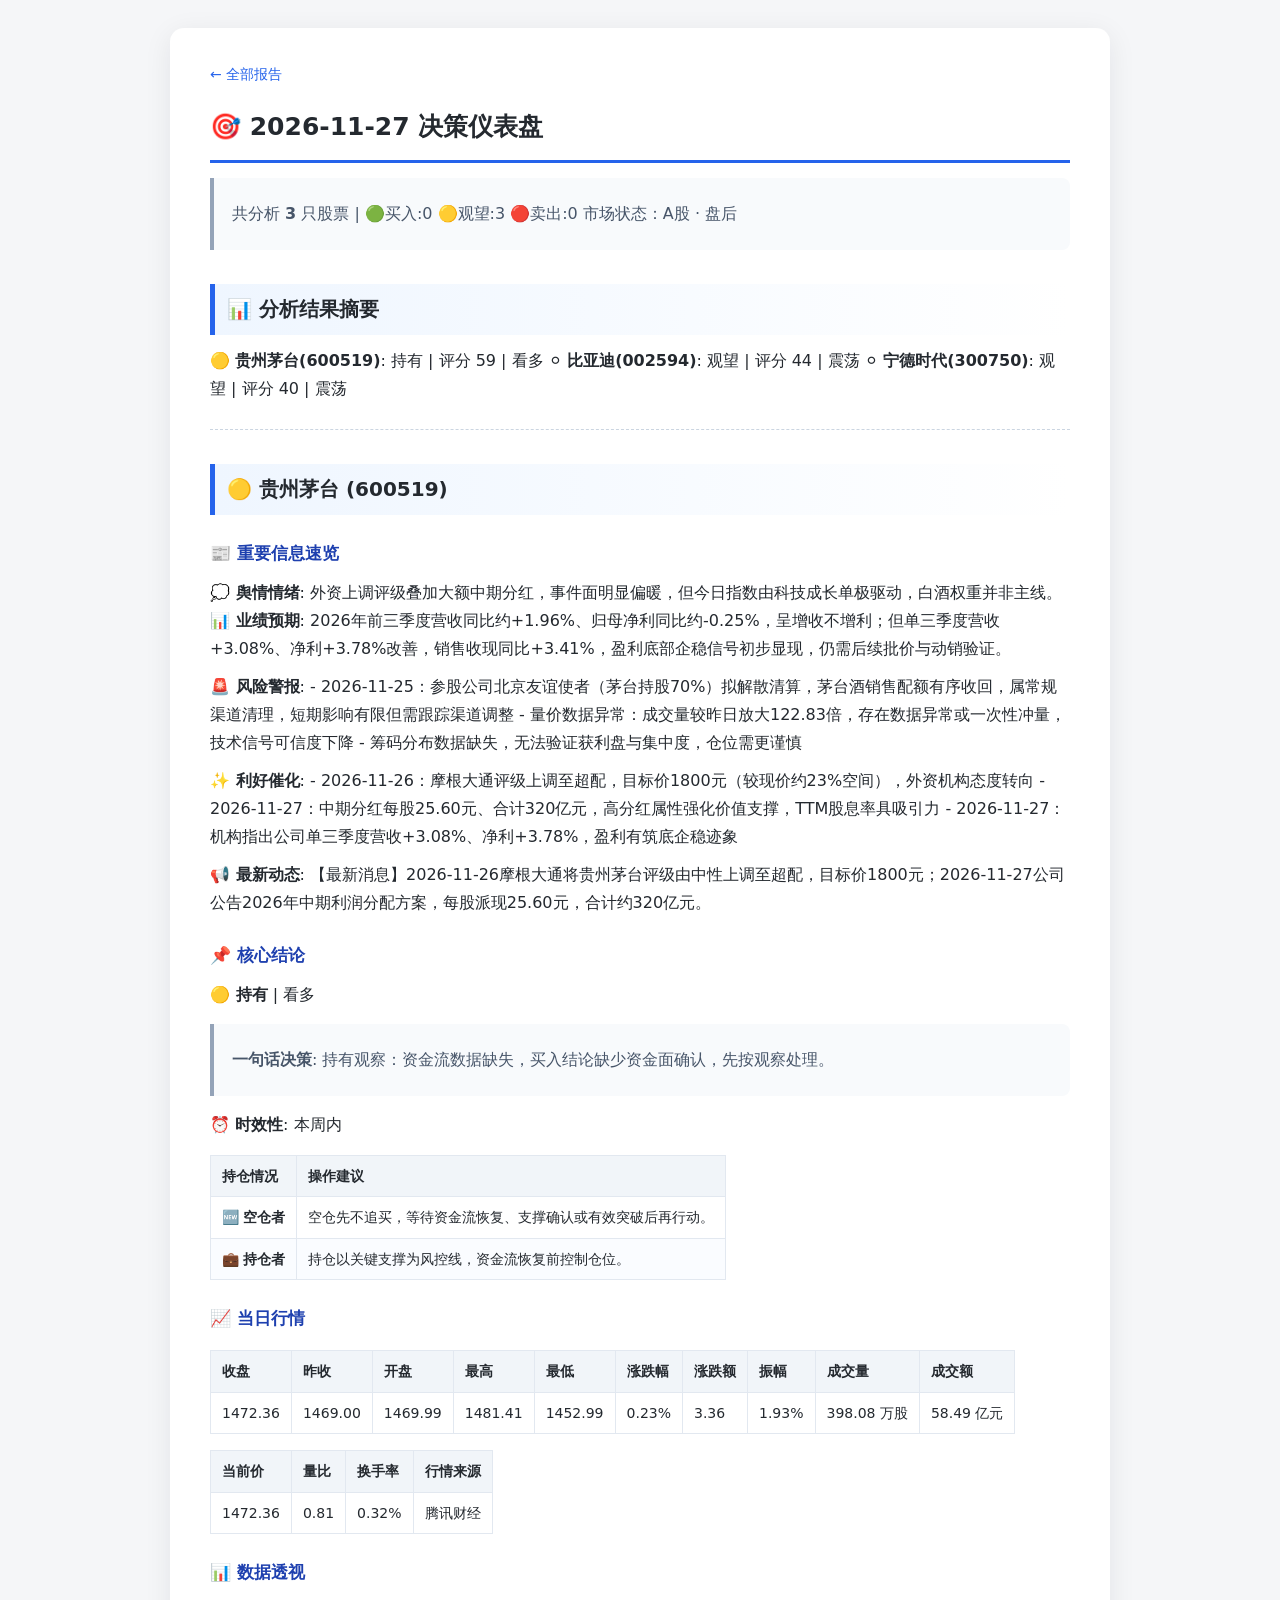
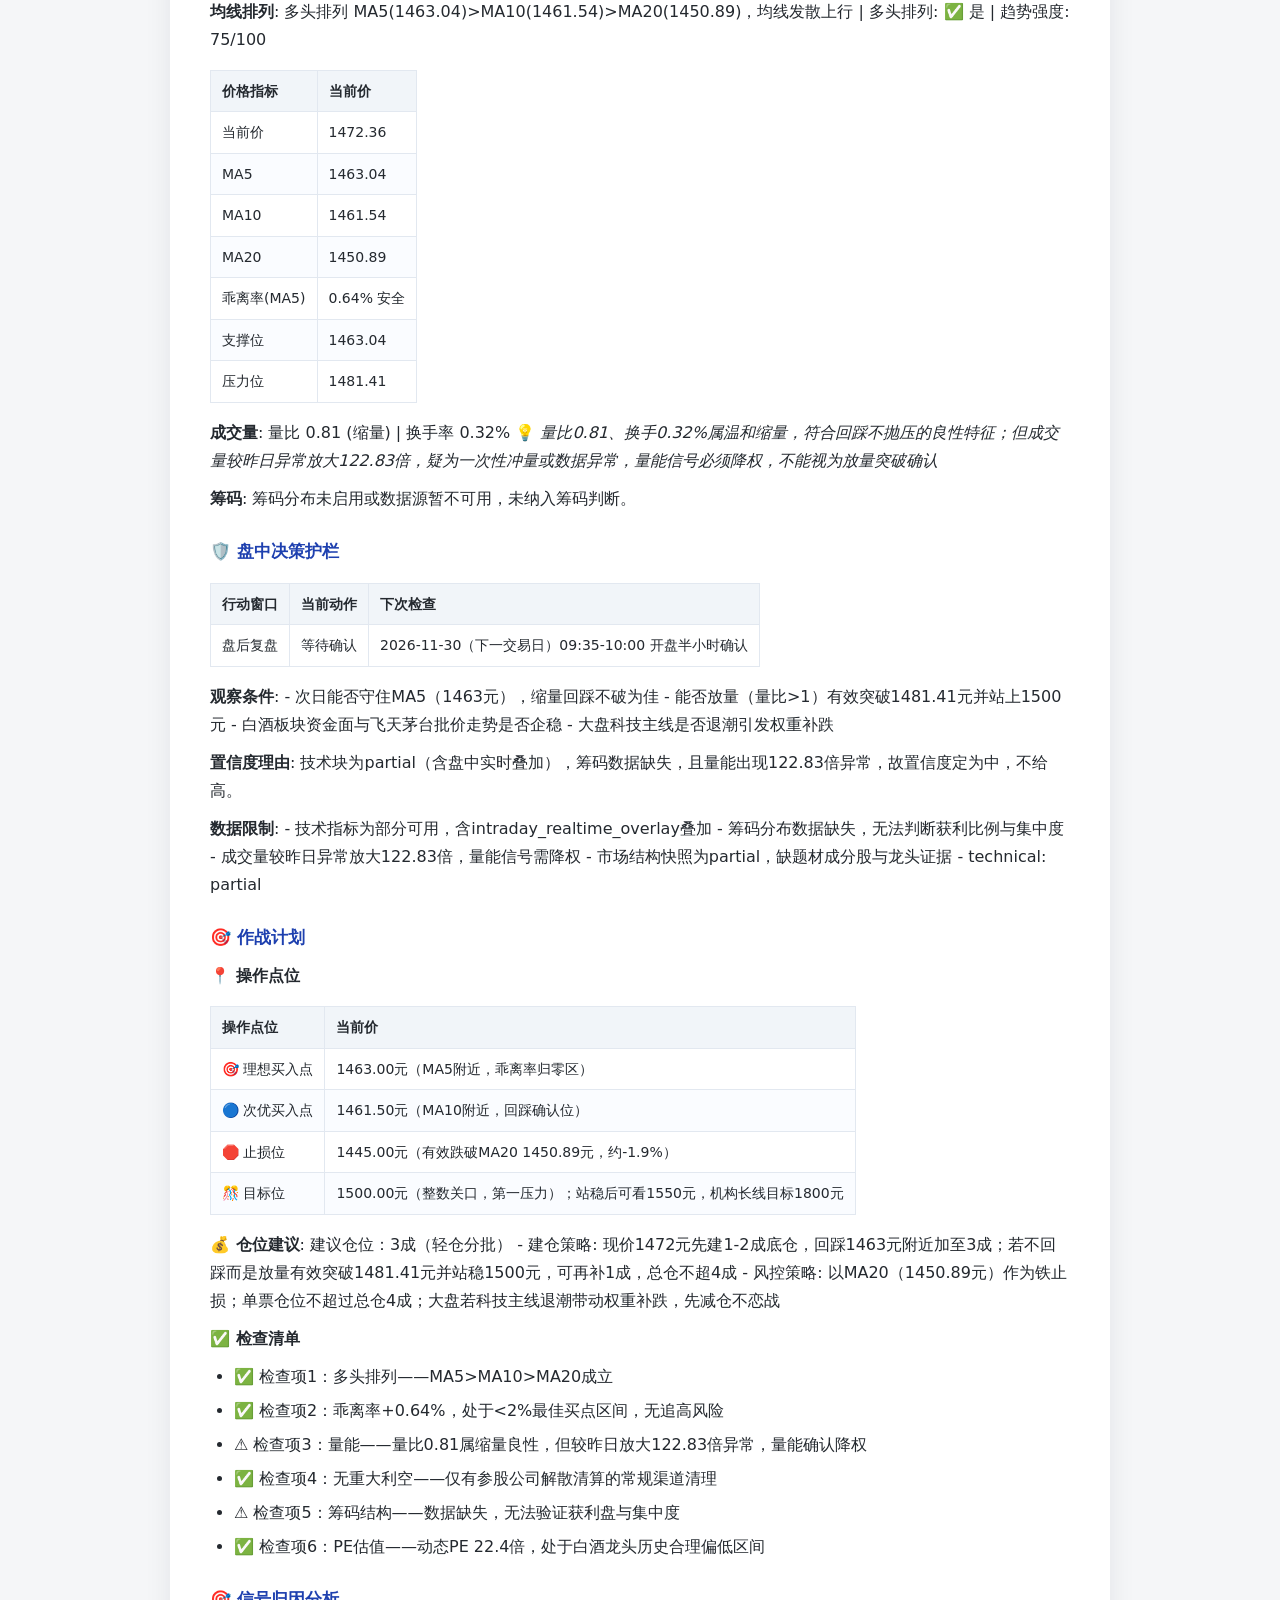
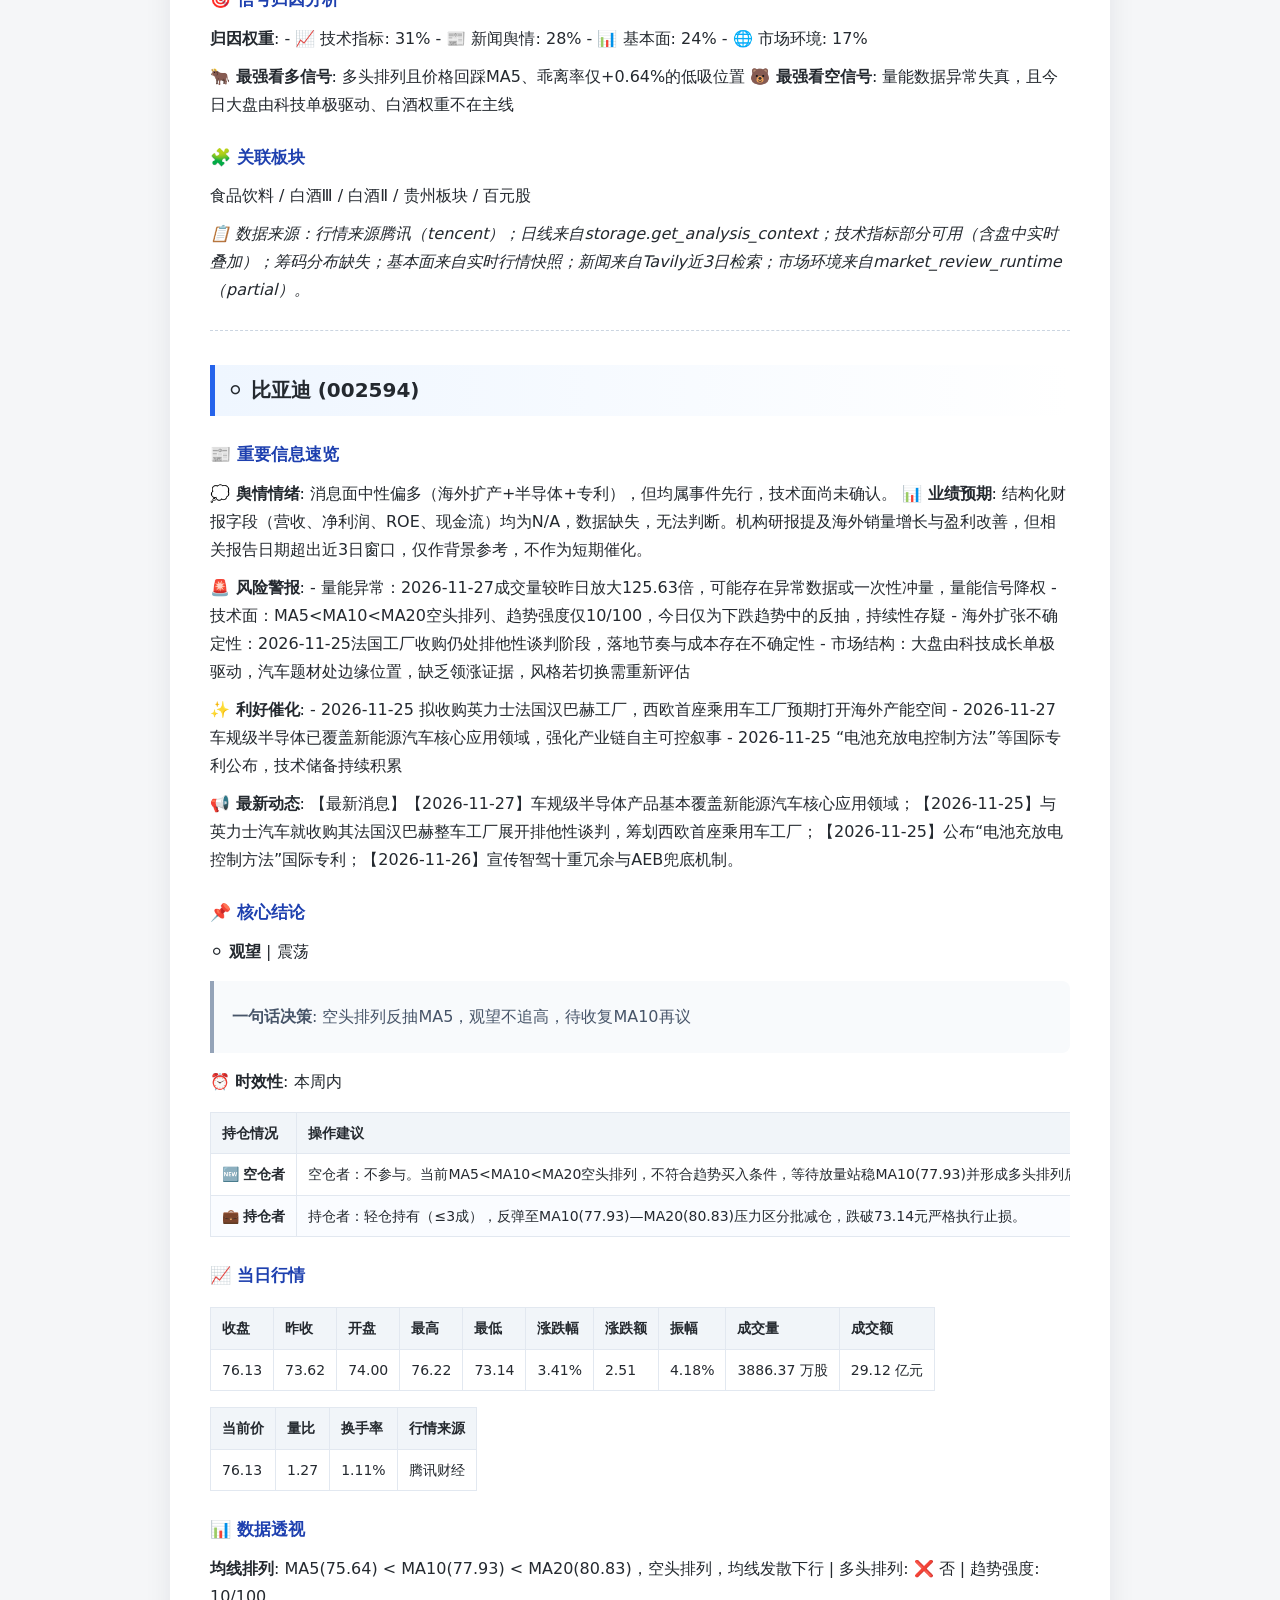
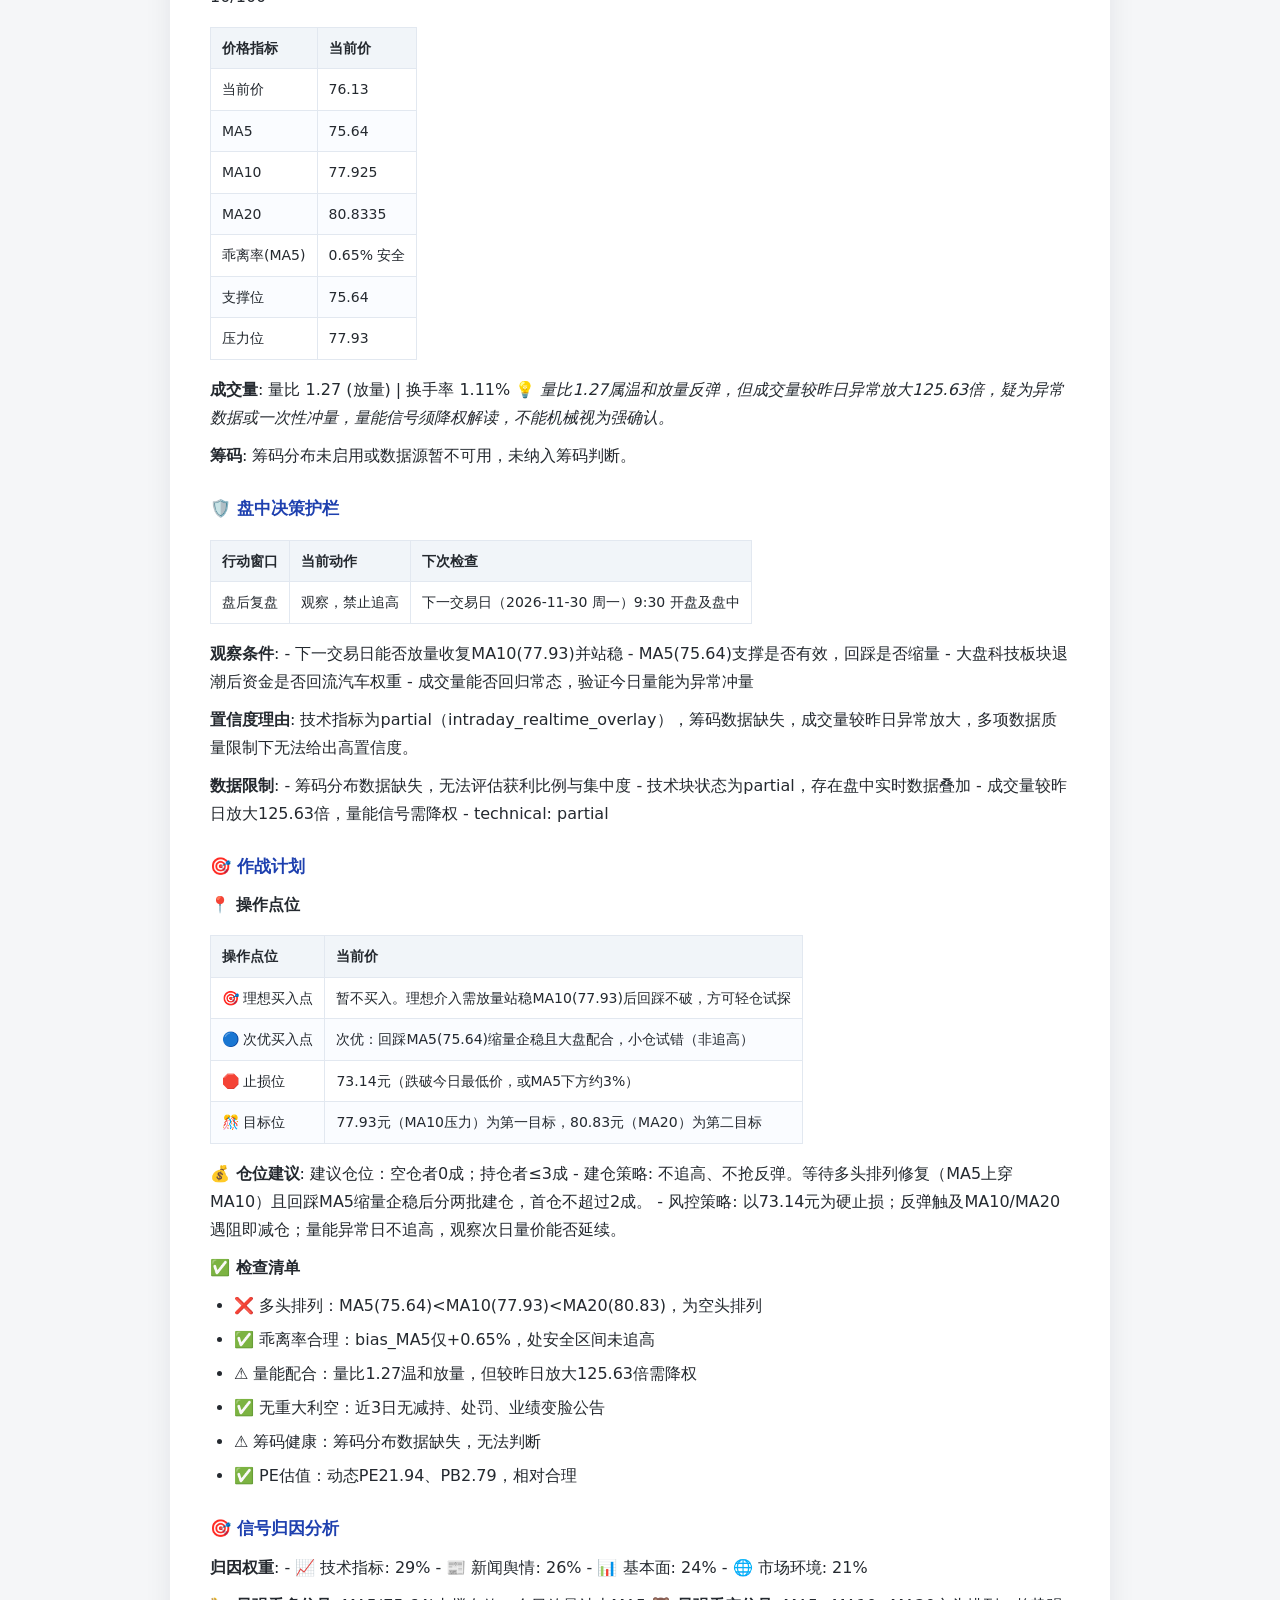
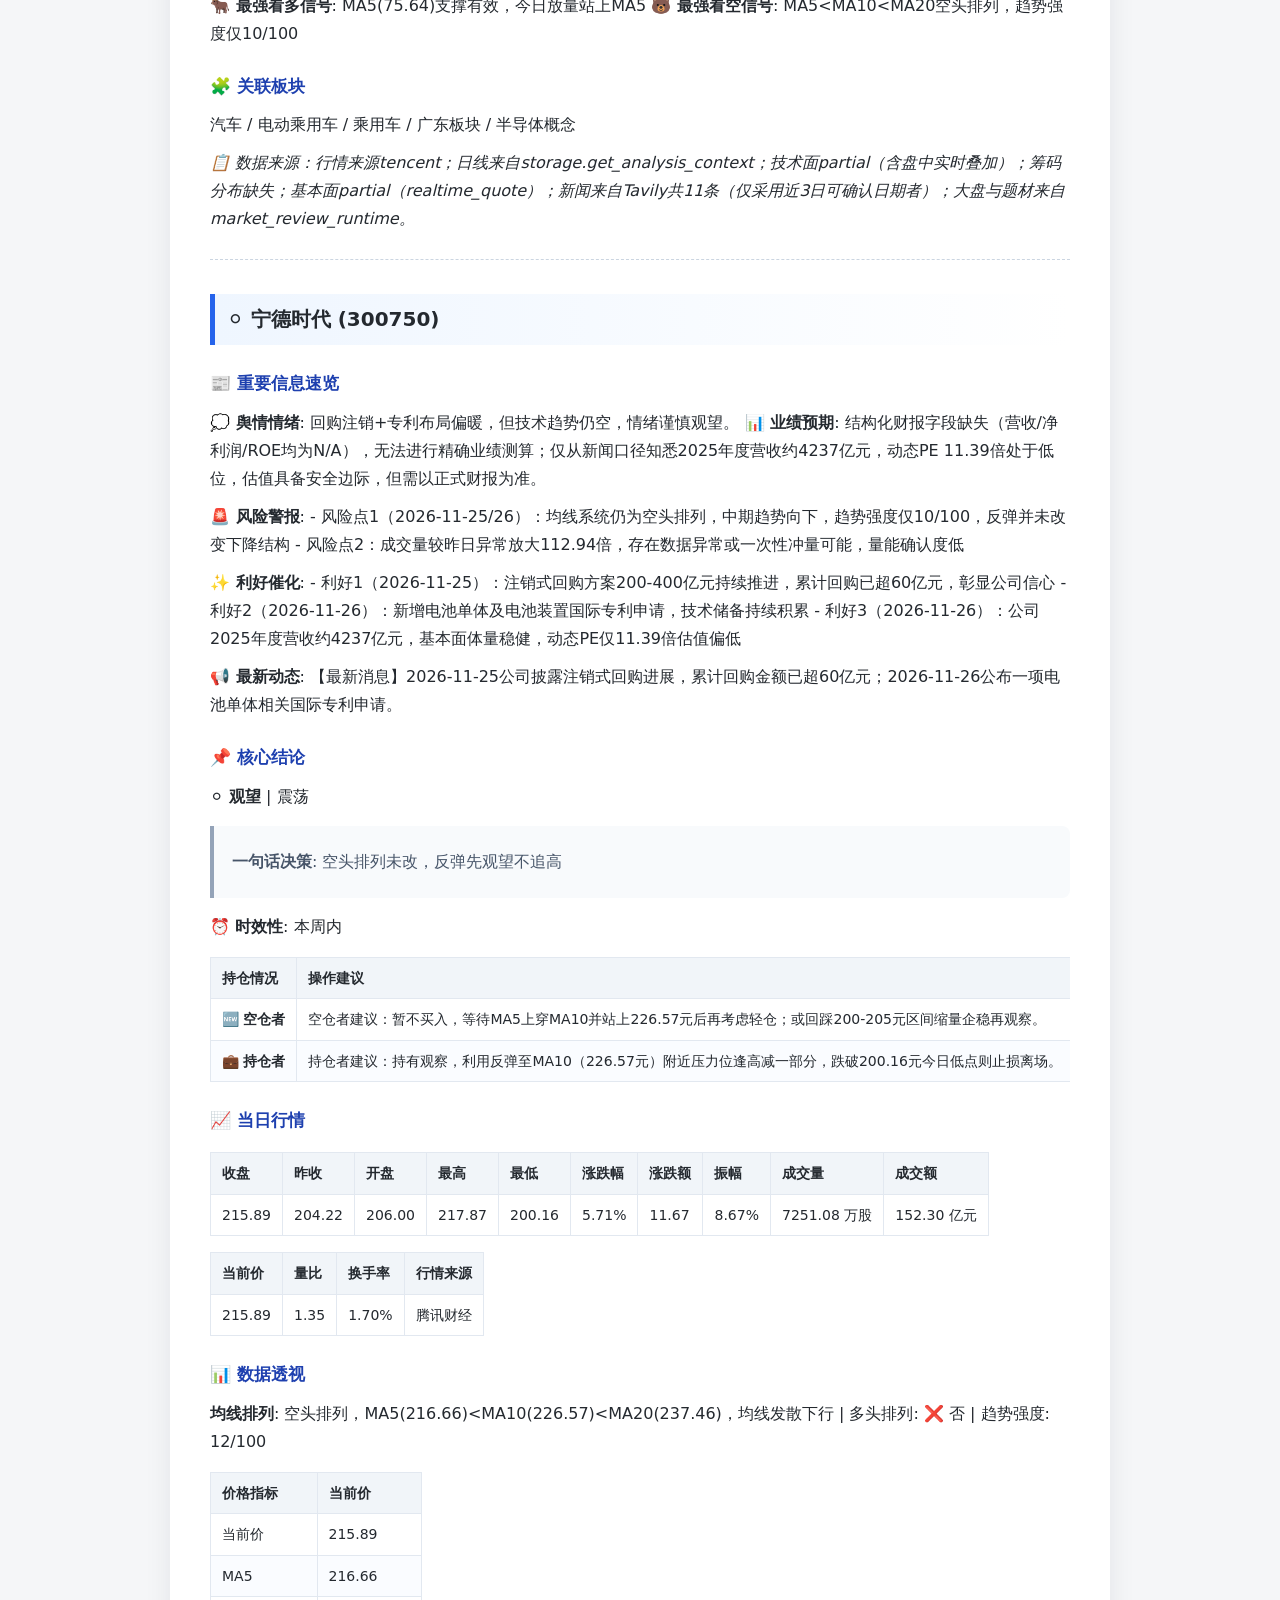
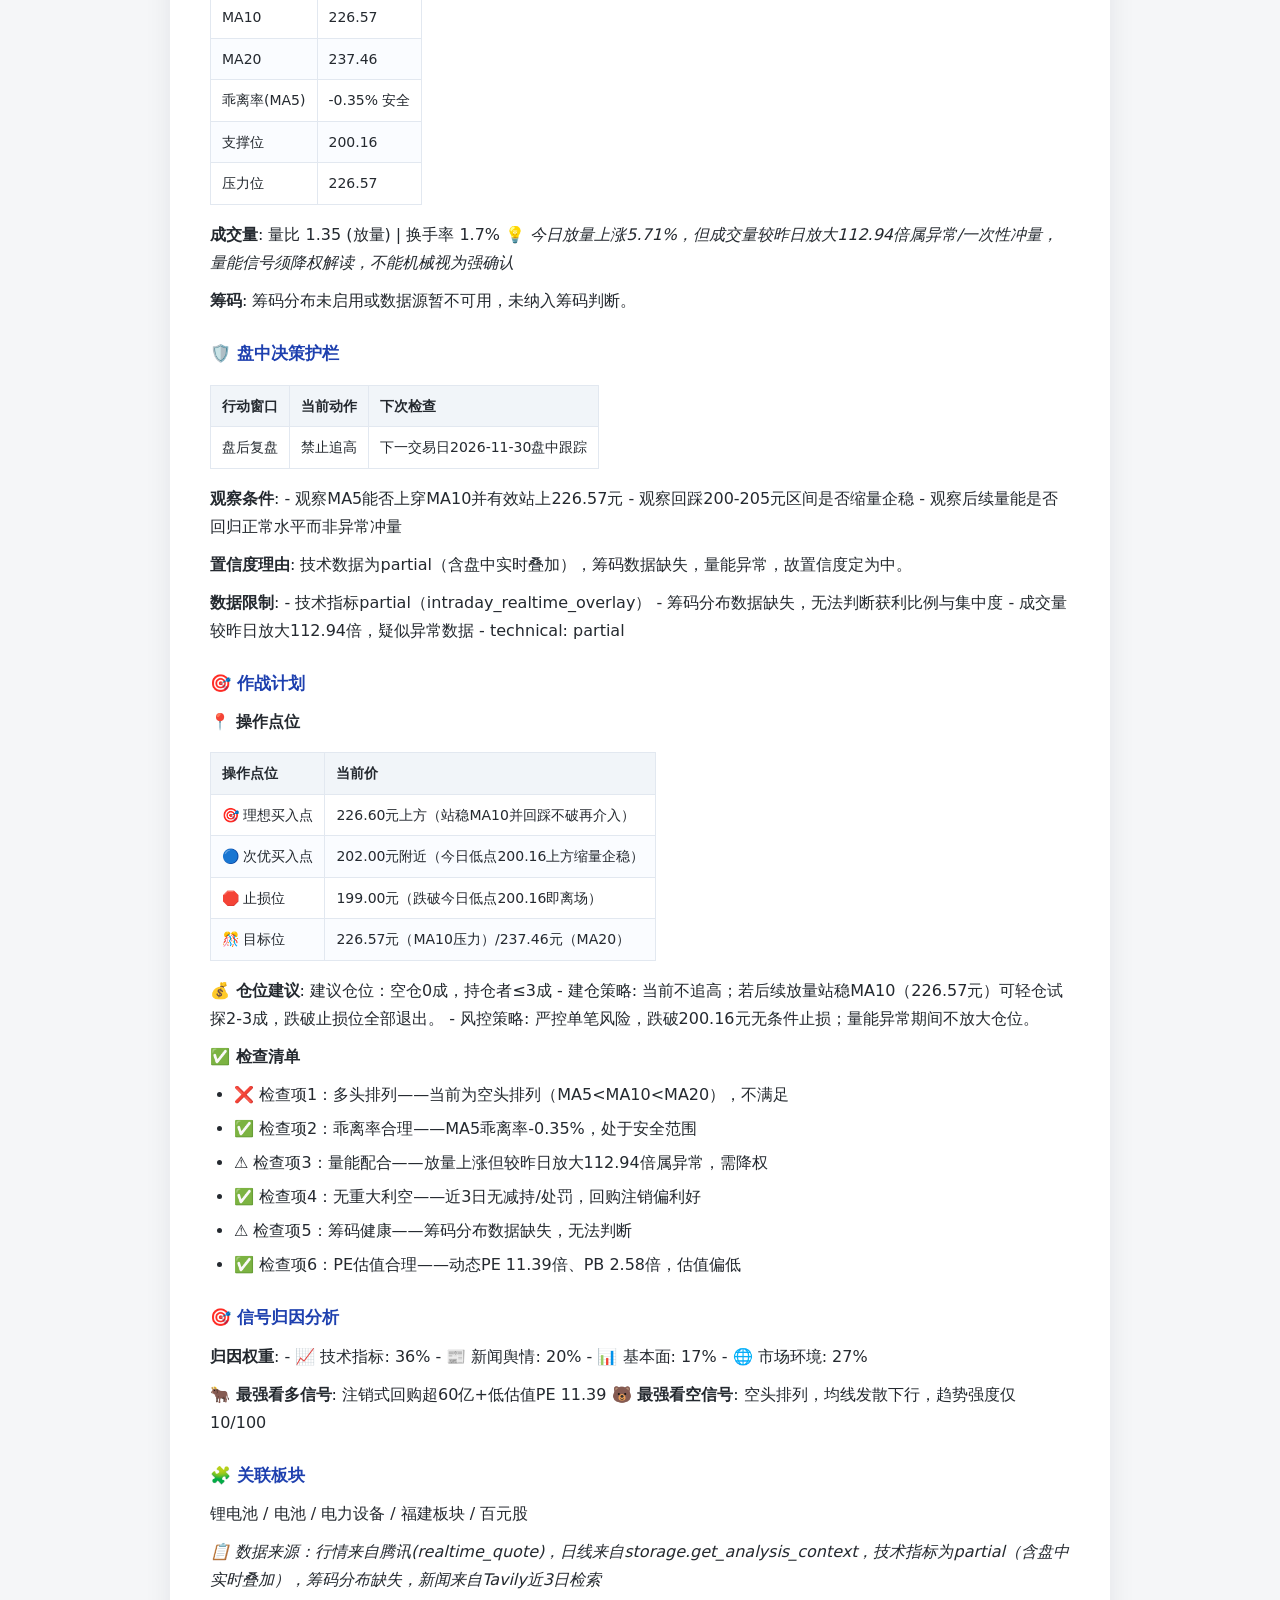
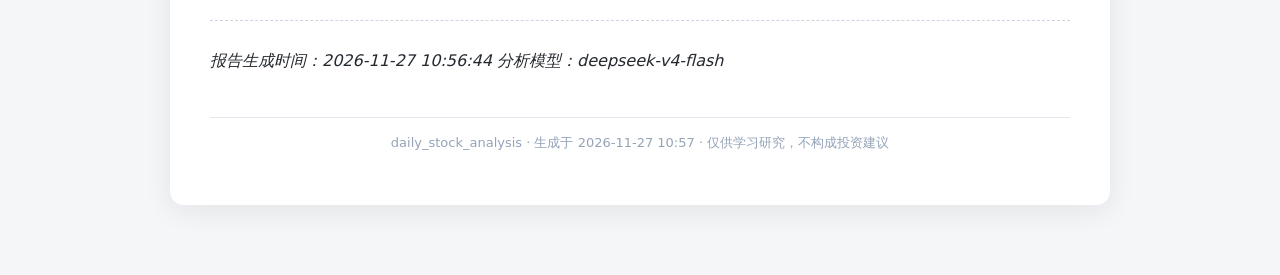
<file: report_20261127.html>
<!DOCTYPE html>
<html lang="zh-CN"><head><meta charset="utf-8">
<meta name="viewport" content="width=device-width,initial-scale=1">
<title>report_20261127</title><link rel="stylesheet" href="style.css"></head>
<body><div class="page">
<nav><a href="index.html">← 全部报告</a></nav>
<h1>🎯 2026-11-27 决策仪表盘</h1>
<blockquote>
<p>共分析 <strong>3</strong> 只股票 | 🟢买入:0 🟡观望:3 🔴卖出:0
市场状态：A股 · 盘后</p>
</blockquote>
<h2>📊 分析结果摘要</h2>
<p>🟡 <strong>贵州茅台(600519)</strong>: 持有 | 评分 59 | 看多
⚪ <strong>比亚迪(002594)</strong>: 观望 | 评分 44 | 震荡
⚪ <strong>宁德时代(300750)</strong>: 观望 | 评分 40 | 震荡</p>
<hr />
<h2>🟡 贵州茅台 (600519)</h2>
<h3>📰 重要信息速览</h3>
<p><strong>💭 舆情情绪</strong>: 外资上调评级叠加大额中期分红，事件面明显偏暖，但今日指数由科技成长单极驱动，白酒权重并非主线。
<strong>📊 业绩预期</strong>: 2026年前三季度营收同比约+1.96%、归母净利同比约-0.25%，呈增收不增利；但单三季度营收+3.08%、净利+3.78%改善，销售收现同比+3.41%，盈利底部企稳信号初步显现，仍需后续批价与动销验证。</p>
<p><strong>🚨 风险警报</strong>:
- 2026-11-25：参股公司北京友谊使者（茅台持股70%）拟解散清算，茅台酒销售配额有序收回，属常规渠道清理，短期影响有限但需跟踪渠道调整
- 量价数据异常：成交量较昨日放大122.83倍，存在数据异常或一次性冲量，技术信号可信度下降
- 筹码分布数据缺失，无法验证获利盘与集中度，仓位需更谨慎</p>
<p><strong>✨ 利好催化</strong>:
- 2026-11-26：摩根大通评级上调至超配，目标价1800元（较现价约23%空间），外资机构态度转向
- 2026-11-27：中期分红每股25.60元、合计320亿元，高分红属性强化价值支撑，TTM股息率具吸引力
- 2026-11-27：机构指出公司单三季度营收+3.08%、净利+3.78%，盈利有筑底企稳迹象</p>
<p><strong>📢 最新动态</strong>: 【最新消息】2026-11-26摩根大通将贵州茅台评级由中性上调至超配，目标价1800元；2026-11-27公司公告2026年中期利润分配方案，每股派现25.60元，合计约320亿元。</p>
<h3>📌 核心结论</h3>
<p><strong>🟡 持有</strong> | 看多</p>
<blockquote>
<p><strong>一句话决策</strong>: 持有观察：资金流数据缺失，买入结论缺少资金面确认，先按观察处理。</p>
</blockquote>
<p>⏰ <strong>时效性</strong>: 本周内</p>
<table>
<thead>
<tr>
<th>持仓情况</th>
<th>操作建议</th>
</tr>
</thead>
<tbody>
<tr>
<td>🆕 <strong>空仓者</strong></td>
<td>空仓先不追买，等待资金流恢复、支撑确认或有效突破后再行动。</td>
</tr>
<tr>
<td>💼 <strong>持仓者</strong></td>
<td>持仓以关键支撑为风控线，资金流恢复前控制仓位。</td>
</tr>
</tbody>
</table>
<h3>📈 当日行情</h3>
<table>
<thead>
<tr>
<th>收盘</th>
<th>昨收</th>
<th>开盘</th>
<th>最高</th>
<th>最低</th>
<th>涨跌幅</th>
<th>涨跌额</th>
<th>振幅</th>
<th>成交量</th>
<th>成交额</th>
</tr>
</thead>
<tbody>
<tr>
<td>1472.36</td>
<td>1469.00</td>
<td>1469.99</td>
<td>1481.41</td>
<td>1452.99</td>
<td>0.23%</td>
<td>3.36</td>
<td>1.93%</td>
<td>398.08 万股</td>
<td>58.49 亿元</td>
</tr>
</tbody>
</table>
<table>
<thead>
<tr>
<th>当前价</th>
<th>量比</th>
<th>换手率</th>
<th>行情来源</th>
</tr>
</thead>
<tbody>
<tr>
<td>1472.36</td>
<td>0.81</td>
<td>0.32%</td>
<td>腾讯财经</td>
</tr>
</tbody>
</table>
<h3>📊 数据透视</h3>
<p><strong>均线排列</strong>: 多头排列 MA5(1463.04)&gt;MA10(1461.54)&gt;MA20(1450.89)，均线发散上行 | 多头排列: ✅ 是 | 趋势强度: 75/100</p>
<table>
<thead>
<tr>
<th>价格指标</th>
<th>当前价</th>
</tr>
</thead>
<tbody>
<tr>
<td>当前价</td>
<td>1472.36</td>
</tr>
<tr>
<td>MA5</td>
<td>1463.04</td>
</tr>
<tr>
<td>MA10</td>
<td>1461.54</td>
</tr>
<tr>
<td>MA20</td>
<td>1450.89</td>
</tr>
<tr>
<td>乖离率(MA5)</td>
<td>0.64% 安全</td>
</tr>
<tr>
<td>支撑位</td>
<td>1463.04</td>
</tr>
<tr>
<td>压力位</td>
<td>1481.41</td>
</tr>
</tbody>
</table>
<p><strong>成交量</strong>: 量比 0.81 (缩量) | 换手率 0.32%
💡 <em>量比0.81、换手0.32%属温和缩量，符合回踩不抛压的良性特征；但成交量较昨日异常放大122.83倍，疑为一次性冲量或数据异常，量能信号必须降权，不能视为放量突破确认</em></p>
<p><strong>筹码</strong>: 筹码分布未启用或数据源暂不可用，未纳入筹码判断。</p>
<h3>🛡️ 盘中决策护栏</h3>
<table>
<thead>
<tr>
<th>行动窗口</th>
<th>当前动作</th>
<th>下次检查</th>
</tr>
</thead>
<tbody>
<tr>
<td>盘后复盘</td>
<td>等待确认</td>
<td>2026-11-30（下一交易日）09:35-10:00 开盘半小时确认</td>
</tr>
</tbody>
</table>
<p><strong>观察条件</strong>:
- 次日能否守住MA5（1463元），缩量回踩不破为佳
- 能否放量（量比&gt;1）有效突破1481.41元并站上1500元
- 白酒板块资金面与飞天茅台批价走势是否企稳
- 大盘科技主线是否退潮引发权重补跌</p>
<p><strong>置信度理由</strong>: 技术块为partial（含盘中实时叠加），筹码数据缺失，且量能出现122.83倍异常，故置信度定为中，不给高。</p>
<p><strong>数据限制</strong>:
- 技术指标为部分可用，含intraday_realtime_overlay叠加
- 筹码分布数据缺失，无法判断获利比例与集中度
- 成交量较昨日异常放大122.83倍，量能信号需降权
- 市场结构快照为partial，缺题材成分股与龙头证据
- technical: partial</p>
<h3>🎯 作战计划</h3>
<p><strong>📍 操作点位</strong></p>
<table>
<thead>
<tr>
<th>操作点位</th>
<th>当前价</th>
</tr>
</thead>
<tbody>
<tr>
<td>🎯 理想买入点</td>
<td>1463.00元（MA5附近，乖离率归零区）</td>
</tr>
<tr>
<td>🔵 次优买入点</td>
<td>1461.50元（MA10附近，回踩确认位）</td>
</tr>
<tr>
<td>🛑 止损位</td>
<td>1445.00元（有效跌破MA20 1450.89元，约-1.9%）</td>
</tr>
<tr>
<td>🎊 目标位</td>
<td>1500.00元（整数关口，第一压力）；站稳后可看1550元，机构长线目标1800元</td>
</tr>
</tbody>
</table>
<p><strong>💰 仓位建议</strong>: 建议仓位：3成（轻仓分批）
- 建仓策略: 现价1472元先建1-2成底仓，回踩1463元附近加至3成；若不回踩而是放量有效突破1481.41元并站稳1500元，可再补1成，总仓不超4成
- 风控策略: 以MA20（1450.89元）作为铁止损；单票仓位不超过总仓4成；大盘若科技主线退潮带动权重补跌，先减仓不恋战</p>
<p><strong>✅ 检查清单</strong></p>
<ul>
<li>✅ 检查项1：多头排列——MA5&gt;MA10&gt;MA20成立</li>
<li>✅ 检查项2：乖离率+0.64%，处于&lt;2%最佳买点区间，无追高风险</li>
<li>⚠️ 检查项3：量能——量比0.81属缩量良性，但较昨日放大122.83倍异常，量能确认降权</li>
<li>✅ 检查项4：无重大利空——仅有参股公司解散清算的常规渠道清理</li>
<li>⚠️ 检查项5：筹码结构——数据缺失，无法验证获利盘与集中度</li>
<li>✅ 检查项6：PE估值——动态PE 22.4倍，处于白酒龙头历史合理偏低区间</li>
</ul>
<h3>🎯 信号归因分析</h3>
<p><strong>归因权重</strong>:
- 📈 技术指标: 31%
- 📰 新闻舆情: 28%
- 📊 基本面: 24%
- 🌐 市场环境: 17%</p>
<p><strong>🐂 最强看多信号</strong>: 多头排列且价格回踩MA5、乖离率仅+0.64%的低吸位置
<strong>🐻 最强看空信号</strong>: 量能数据异常失真，且今日大盘由科技单极驱动、白酒权重不在主线</p>
<h3>🧩 关联板块</h3>
<p>食品饮料 / 白酒Ⅲ / 白酒Ⅱ / 贵州板块 / 百元股</p>
<p><em>📋 数据来源：行情来源腾讯（tencent）；日线来自storage.get_analysis_context；技术指标部分可用（含盘中实时叠加）；筹码分布缺失；基本面来自实时行情快照；新闻来自Tavily近3日检索；市场环境来自market_review_runtime（partial）。</em></p>
<hr />
<h2>⚪ 比亚迪 (002594)</h2>
<h3>📰 重要信息速览</h3>
<p><strong>💭 舆情情绪</strong>: 消息面中性偏多（海外扩产+半导体+专利），但均属事件先行，技术面尚未确认。
<strong>📊 业绩预期</strong>: 结构化财报字段（营收、净利润、ROE、现金流）均为N/A，数据缺失，无法判断。机构研报提及海外销量增长与盈利改善，但相关报告日期超出近3日窗口，仅作背景参考，不作为短期催化。</p>
<p><strong>🚨 风险警报</strong>:
- 量能异常：2026-11-27成交量较昨日放大125.63倍，可能存在异常数据或一次性冲量，量能信号降权
- 技术面：MA5&lt;MA10&lt;MA20空头排列、趋势强度仅10/100，今日仅为下跌趋势中的反抽，持续性存疑
- 海外扩张不确定性：2026-11-25法国工厂收购仍处排他性谈判阶段，落地节奏与成本存在不确定性
- 市场结构：大盘由科技成长单极驱动，汽车题材处边缘位置，缺乏领涨证据，风格若切换需重新评估</p>
<p><strong>✨ 利好催化</strong>:
- 2026-11-25 拟收购英力士法国汉巴赫工厂，西欧首座乘用车工厂预期打开海外产能空间
- 2026-11-27 车规级半导体已覆盖新能源汽车核心应用领域，强化产业链自主可控叙事
- 2026-11-25 “电池充放电控制方法”等国际专利公布，技术储备持续积累</p>
<p><strong>📢 最新动态</strong>: 【最新消息】【2026-11-27】车规级半导体产品基本覆盖新能源汽车核心应用领域；【2026-11-25】与英力士汽车就收购其法国汉巴赫整车工厂展开排他性谈判，筹划西欧首座乘用车工厂；【2026-11-25】公布“电池充放电控制方法”国际专利；【2026-11-26】宣传智驾十重冗余与AEB兜底机制。</p>
<h3>📌 核心结论</h3>
<p><strong>⚪ 观望</strong> | 震荡</p>
<blockquote>
<p><strong>一句话决策</strong>: 空头排列反抽MA5，观望不追高，待收复MA10再议</p>
</blockquote>
<p>⏰ <strong>时效性</strong>: 本周内</p>
<table>
<thead>
<tr>
<th>持仓情况</th>
<th>操作建议</th>
</tr>
</thead>
<tbody>
<tr>
<td>🆕 <strong>空仓者</strong></td>
<td>空仓者：不参与。当前MA5&lt;MA10&lt;MA20空头排列，不符合趋势买入条件，等待放量站稳MA10(77.93)并形成多头排列后再介入。</td>
</tr>
<tr>
<td>💼 <strong>持仓者</strong></td>
<td>持仓者：轻仓持有（≤3成），反弹至MA10(77.93)—MA20(80.83)压力区分批减仓，跌破73.14元严格执行止损。</td>
</tr>
</tbody>
</table>
<h3>📈 当日行情</h3>
<table>
<thead>
<tr>
<th>收盘</th>
<th>昨收</th>
<th>开盘</th>
<th>最高</th>
<th>最低</th>
<th>涨跌幅</th>
<th>涨跌额</th>
<th>振幅</th>
<th>成交量</th>
<th>成交额</th>
</tr>
</thead>
<tbody>
<tr>
<td>76.13</td>
<td>73.62</td>
<td>74.00</td>
<td>76.22</td>
<td>73.14</td>
<td>3.41%</td>
<td>2.51</td>
<td>4.18%</td>
<td>3886.37 万股</td>
<td>29.12 亿元</td>
</tr>
</tbody>
</table>
<table>
<thead>
<tr>
<th>当前价</th>
<th>量比</th>
<th>换手率</th>
<th>行情来源</th>
</tr>
</thead>
<tbody>
<tr>
<td>76.13</td>
<td>1.27</td>
<td>1.11%</td>
<td>腾讯财经</td>
</tr>
</tbody>
</table>
<h3>📊 数据透视</h3>
<p><strong>均线排列</strong>: MA5(75.64) &lt; MA10(77.93) &lt; MA20(80.83)，空头排列，均线发散下行 | 多头排列: ❌ 否 | 趋势强度: 10/100</p>
<table>
<thead>
<tr>
<th>价格指标</th>
<th>当前价</th>
</tr>
</thead>
<tbody>
<tr>
<td>当前价</td>
<td>76.13</td>
</tr>
<tr>
<td>MA5</td>
<td>75.64</td>
</tr>
<tr>
<td>MA10</td>
<td>77.925</td>
</tr>
<tr>
<td>MA20</td>
<td>80.8335</td>
</tr>
<tr>
<td>乖离率(MA5)</td>
<td>0.65% 安全</td>
</tr>
<tr>
<td>支撑位</td>
<td>75.64</td>
</tr>
<tr>
<td>压力位</td>
<td>77.93</td>
</tr>
</tbody>
</table>
<p><strong>成交量</strong>: 量比 1.27 (放量) | 换手率 1.11%
💡 <em>量比1.27属温和放量反弹，但成交量较昨日异常放大125.63倍，疑为异常数据或一次性冲量，量能信号须降权解读，不能机械视为强确认。</em></p>
<p><strong>筹码</strong>: 筹码分布未启用或数据源暂不可用，未纳入筹码判断。</p>
<h3>🛡️ 盘中决策护栏</h3>
<table>
<thead>
<tr>
<th>行动窗口</th>
<th>当前动作</th>
<th>下次检查</th>
</tr>
</thead>
<tbody>
<tr>
<td>盘后复盘</td>
<td>观察，禁止追高</td>
<td>下一交易日（2026-11-30 周一）9:30 开盘及盘中</td>
</tr>
</tbody>
</table>
<p><strong>观察条件</strong>:
- 下一交易日能否放量收复MA10(77.93)并站稳
- MA5(75.64)支撑是否有效，回踩是否缩量
- 大盘科技板块退潮后资金是否回流汽车权重
- 成交量能否回归常态，验证今日量能为异常冲量</p>
<p><strong>置信度理由</strong>: 技术指标为partial（intraday_realtime_overlay），筹码数据缺失，成交量较昨日异常放大，多项数据质量限制下无法给出高置信度。</p>
<p><strong>数据限制</strong>:
- 筹码分布数据缺失，无法评估获利比例与集中度
- 技术块状态为partial，存在盘中实时数据叠加
- 成交量较昨日放大125.63倍，量能信号需降权
- technical: partial</p>
<h3>🎯 作战计划</h3>
<p><strong>📍 操作点位</strong></p>
<table>
<thead>
<tr>
<th>操作点位</th>
<th>当前价</th>
</tr>
</thead>
<tbody>
<tr>
<td>🎯 理想买入点</td>
<td>暂不买入。理想介入需放量站稳MA10(77.93)后回踩不破，方可轻仓试探</td>
</tr>
<tr>
<td>🔵 次优买入点</td>
<td>次优：回踩MA5(75.64)缩量企稳且大盘配合，小仓试错（非追高）</td>
</tr>
<tr>
<td>🛑 止损位</td>
<td>73.14元（跌破今日最低价，或MA5下方约3%）</td>
</tr>
<tr>
<td>🎊 目标位</td>
<td>77.93元（MA10压力）为第一目标，80.83元（MA20）为第二目标</td>
</tr>
</tbody>
</table>
<p><strong>💰 仓位建议</strong>: 建议仓位：空仓者0成；持仓者≤3成
- 建仓策略: 不追高、不抢反弹。等待多头排列修复（MA5上穿MA10）且回踩MA5缩量企稳后分两批建仓，首仓不超过2成。
- 风控策略: 以73.14元为硬止损；反弹触及MA10/MA20遇阻即减仓；量能异常日不追高，观察次日量价能否延续。</p>
<p><strong>✅ 检查清单</strong></p>
<ul>
<li>❌ 多头排列：MA5(75.64)&lt;MA10(77.93)&lt;MA20(80.83)，为空头排列</li>
<li>✅ 乖离率合理：bias_MA5仅+0.65%，处安全区间未追高</li>
<li>⚠️ 量能配合：量比1.27温和放量，但较昨日放大125.63倍需降权</li>
<li>✅ 无重大利空：近3日无减持、处罚、业绩变脸公告</li>
<li>⚠️ 筹码健康：筹码分布数据缺失，无法判断</li>
<li>✅ PE估值：动态PE21.94、PB2.79，相对合理</li>
</ul>
<h3>🎯 信号归因分析</h3>
<p><strong>归因权重</strong>:
- 📈 技术指标: 29%
- 📰 新闻舆情: 26%
- 📊 基本面: 24%
- 🌐 市场环境: 21%</p>
<p><strong>🐂 最强看多信号</strong>: MA5(75.64)支撑有效，今日放量站上MA5
<strong>🐻 最强看空信号</strong>: MA5&lt;MA10&lt;MA20空头排列，趋势强度仅10/100</p>
<h3>🧩 关联板块</h3>
<p>汽车 / 电动乘用车 / 乘用车 / 广东板块 / 半导体概念</p>
<p><em>📋 数据来源：行情来源tencent；日线来自storage.get_analysis_context；技术面partial（含盘中实时叠加）；筹码分布缺失；基本面partial（realtime_quote）；新闻来自Tavily共11条（仅采用近3日可确认日期者）；大盘与题材来自market_review_runtime。</em></p>
<hr />
<h2>⚪ 宁德时代 (300750)</h2>
<h3>📰 重要信息速览</h3>
<p><strong>💭 舆情情绪</strong>: 回购注销+专利布局偏暖，但技术趋势仍空，情绪谨慎观望。
<strong>📊 业绩预期</strong>: 结构化财报字段缺失（营收/净利润/ROE均为N/A），无法进行精确业绩测算；仅从新闻口径知悉2025年度营收约4237亿元，动态PE 11.39倍处于低位，估值具备安全边际，但需以正式财报为准。</p>
<p><strong>🚨 风险警报</strong>:
- 风险点1（2026-11-25/26）：均线系统仍为空头排列，中期趋势向下，趋势强度仅10/100，反弹并未改变下降结构
- 风险点2：成交量较昨日异常放大112.94倍，存在数据异常或一次性冲量可能，量能确认度低</p>
<p><strong>✨ 利好催化</strong>:
- 利好1（2026-11-25）：注销式回购方案200-400亿元持续推进，累计回购已超60亿元，彰显公司信心
- 利好2（2026-11-26）：新增电池单体及电池装置国际专利申请，技术储备持续积累
- 利好3（2026-11-26）：公司2025年度营收约4237亿元，基本面体量稳健，动态PE仅11.39倍估值偏低</p>
<p><strong>📢 最新动态</strong>: 【最新消息】2026-11-25公司披露注销式回购进展，累计回购金额已超60亿元；2026-11-26公布一项电池单体相关国际专利申请。</p>
<h3>📌 核心结论</h3>
<p><strong>⚪ 观望</strong> | 震荡</p>
<blockquote>
<p><strong>一句话决策</strong>: 空头排列未改，反弹先观望不追高</p>
</blockquote>
<p>⏰ <strong>时效性</strong>: 本周内</p>
<table>
<thead>
<tr>
<th>持仓情况</th>
<th>操作建议</th>
</tr>
</thead>
<tbody>
<tr>
<td>🆕 <strong>空仓者</strong></td>
<td>空仓者建议：暂不买入，等待MA5上穿MA10并站上226.57元后再考虑轻仓；或回踩200-205元区间缩量企稳再观察。</td>
</tr>
<tr>
<td>💼 <strong>持仓者</strong></td>
<td>持仓者建议：持有观察，利用反弹至MA10（226.57元）附近压力位逢高减一部分，跌破200.16元今日低点则止损离场。</td>
</tr>
</tbody>
</table>
<h3>📈 当日行情</h3>
<table>
<thead>
<tr>
<th>收盘</th>
<th>昨收</th>
<th>开盘</th>
<th>最高</th>
<th>最低</th>
<th>涨跌幅</th>
<th>涨跌额</th>
<th>振幅</th>
<th>成交量</th>
<th>成交额</th>
</tr>
</thead>
<tbody>
<tr>
<td>215.89</td>
<td>204.22</td>
<td>206.00</td>
<td>217.87</td>
<td>200.16</td>
<td>5.71%</td>
<td>11.67</td>
<td>8.67%</td>
<td>7251.08 万股</td>
<td>152.30 亿元</td>
</tr>
</tbody>
</table>
<table>
<thead>
<tr>
<th>当前价</th>
<th>量比</th>
<th>换手率</th>
<th>行情来源</th>
</tr>
</thead>
<tbody>
<tr>
<td>215.89</td>
<td>1.35</td>
<td>1.70%</td>
<td>腾讯财经</td>
</tr>
</tbody>
</table>
<h3>📊 数据透视</h3>
<p><strong>均线排列</strong>: 空头排列，MA5(216.66)&lt;MA10(226.57)&lt;MA20(237.46)，均线发散下行 | 多头排列: ❌ 否 | 趋势强度: 12/100</p>
<table>
<thead>
<tr>
<th>价格指标</th>
<th>当前价</th>
</tr>
</thead>
<tbody>
<tr>
<td>当前价</td>
<td>215.89</td>
</tr>
<tr>
<td>MA5</td>
<td>216.66</td>
</tr>
<tr>
<td>MA10</td>
<td>226.57</td>
</tr>
<tr>
<td>MA20</td>
<td>237.46</td>
</tr>
<tr>
<td>乖离率(MA5)</td>
<td>-0.35% 安全</td>
</tr>
<tr>
<td>支撑位</td>
<td>200.16</td>
</tr>
<tr>
<td>压力位</td>
<td>226.57</td>
</tr>
</tbody>
</table>
<p><strong>成交量</strong>: 量比 1.35 (放量) | 换手率 1.7%
💡 <em>今日放量上涨5.71%，但成交量较昨日放大112.94倍属异常/一次性冲量，量能信号须降权解读，不能机械视为强确认</em></p>
<p><strong>筹码</strong>: 筹码分布未启用或数据源暂不可用，未纳入筹码判断。</p>
<h3>🛡️ 盘中决策护栏</h3>
<table>
<thead>
<tr>
<th>行动窗口</th>
<th>当前动作</th>
<th>下次检查</th>
</tr>
</thead>
<tbody>
<tr>
<td>盘后复盘</td>
<td>禁止追高</td>
<td>下一交易日2026-11-30盘中跟踪</td>
</tr>
</tbody>
</table>
<p><strong>观察条件</strong>:
- 观察MA5能否上穿MA10并有效站上226.57元
- 观察回踩200-205元区间是否缩量企稳
- 观察后续量能是否回归正常水平而非异常冲量</p>
<p><strong>置信度理由</strong>: 技术数据为partial（含盘中实时叠加），筹码数据缺失，量能异常，故置信度定为中。</p>
<p><strong>数据限制</strong>:
- 技术指标partial（intraday_realtime_overlay）
- 筹码分布数据缺失，无法判断获利比例与集中度
- 成交量较昨日放大112.94倍，疑似异常数据
- technical: partial</p>
<h3>🎯 作战计划</h3>
<p><strong>📍 操作点位</strong></p>
<table>
<thead>
<tr>
<th>操作点位</th>
<th>当前价</th>
</tr>
</thead>
<tbody>
<tr>
<td>🎯 理想买入点</td>
<td>226.60元上方（站稳MA10并回踩不破再介入）</td>
</tr>
<tr>
<td>🔵 次优买入点</td>
<td>202.00元附近（今日低点200.16上方缩量企稳）</td>
</tr>
<tr>
<td>🛑 止损位</td>
<td>199.00元（跌破今日低点200.16即离场）</td>
</tr>
<tr>
<td>🎊 目标位</td>
<td>226.57元（MA10压力）/237.46元（MA20）</td>
</tr>
</tbody>
</table>
<p><strong>💰 仓位建议</strong>: 建议仓位：空仓0成，持仓者≤3成
- 建仓策略: 当前不追高；若后续放量站稳MA10（226.57元）可轻仓试探2-3成，跌破止损位全部退出。
- 风控策略: 严控单笔风险，跌破200.16元无条件止损；量能异常期间不放大仓位。</p>
<p><strong>✅ 检查清单</strong></p>
<ul>
<li>❌ 检查项1：多头排列——当前为空头排列（MA5&lt;MA10&lt;MA20），不满足</li>
<li>✅ 检查项2：乖离率合理——MA5乖离率-0.35%，处于安全范围</li>
<li>⚠️ 检查项3：量能配合——放量上涨但较昨日放大112.94倍属异常，需降权</li>
<li>✅ 检查项4：无重大利空——近3日无减持/处罚，回购注销偏利好</li>
<li>⚠️ 检查项5：筹码健康——筹码分布数据缺失，无法判断</li>
<li>✅ 检查项6：PE估值合理——动态PE 11.39倍、PB 2.58倍，估值偏低</li>
</ul>
<h3>🎯 信号归因分析</h3>
<p><strong>归因权重</strong>:
- 📈 技术指标: 36%
- 📰 新闻舆情: 20%
- 📊 基本面: 17%
- 🌐 市场环境: 27%</p>
<p><strong>🐂 最强看多信号</strong>: 注销式回购超60亿+低估值PE 11.39
<strong>🐻 最强看空信号</strong>: 空头排列，均线发散下行，趋势强度仅10/100</p>
<h3>🧩 关联板块</h3>
<p>锂电池 / 电池 / 电力设备 / 福建板块 / 百元股</p>
<p><em>📋 数据来源：行情来自腾讯(realtime_quote)，日线来自storage.get_analysis_context，技术指标为partial（含盘中实时叠加），筹码分布缺失，新闻来自Tavily近3日检索</em></p>
<hr />
<p><em>报告生成时间：2026-11-27 10:56:44</em>
<em>分析模型：deepseek-v4-flash</em></p>
<div class="footer">daily_stock_analysis · 生成于 2026-11-27 10:57 · 仅供学习研究，不构成投资建议</div>
</div></body></html>
</file>
<file: style.css>
:root { color-scheme: light; }
* { box-sizing: border-box; }
body { margin: 0; padding: 28px 14px 70px; background: #f5f6f8; color: #24292f;
  font-family: "Microsoft YaHei", "PingFang SC", "Segoe UI", system-ui, sans-serif;
  line-height: 1.75; font-size: 16px; }
.page { max-width: 940px; margin: 0 auto; background: #fff; border-radius: 14px;
  padding: 34px 40px 50px; box-shadow: 0 6px 28px rgba(15,23,42,.08); }
nav { margin-bottom: 18px; font-size: 14px; }
nav a { color: #2563eb; text-decoration: none; }
h1 { font-size: 25px; margin: 0 0 6px; padding-bottom: 12px; border-bottom: 3px solid #2563eb; }
h2 { font-size: 20px; margin: 34px 0 12px; padding: 8px 0 8px 12px; border-left: 5px solid #2563eb;
  background: linear-gradient(90deg,#eff6ff,transparent); border-radius: 0 6px 6px 0; }
h3 { font-size: 17px; margin: 24px 0 9px; color: #1e40af; }
h4 { font-size: 15.5px; margin: 18px 0 8px; color: #334155; }
p { margin: 10px 0; }
blockquote { margin: 15px 0; padding: 12px 18px; background: #f8fafc;
  border-left: 4px solid #94a3b8; border-radius: 0 8px 8px 0; color: #475569; }
ul, ol { margin: 10px 0; padding-left: 24px; }
li { margin: 6px 0; }
hr { border: none; border-top: 1px dashed #cbd5e1; margin: 26px 0; }
table { border-collapse: collapse; width: 100%; margin: 16px 0; font-size: 14px;
  display: block; overflow-x: auto; }
th, td { border: 1px solid #e2e8f0; padding: 8px 11px; text-align: left; white-space: nowrap; }
th { background: #f1f5f9; font-weight: 600; }
tbody tr:nth-child(even) { background: #fafcff; }
code { background: #f1f5f9; padding: 2px 6px; border-radius: 4px; color: #b91c1c; font-size: 14px; }
.footer { margin-top: 42px; padding-top: 14px; border-top: 1px solid #e2e8f0;
  font-size: 13px; color: #94a3b8; text-align: center; }
.card { display: flex; align-items: center; justify-content: space-between; gap: 12px;
  border: 1px solid #e2e8f0; border-radius: 12px; padding: 16px 18px; margin: 12px 0;
  background: #fff; transition: .15s; }
.card:hover { box-shadow: 0 4px 16px rgba(37,99,235,.12); border-color: #bfdbfe; }
.date { font-size: 17px; font-weight: 600; color: #0f172a; }
.links { display: flex; gap: 8px; flex-wrap: wrap; }
.btn { display: inline-block; padding: 7px 14px; border-radius: 9px; text-decoration: none;
  font-size: 14px; background: #eff6ff; color: #1d4ed8; border: 1px solid #bfdbfe; }
.btn.market { background: #f0fdf4; color: #15803d; border-color: #bbf7d0; }
.btn:hover { filter: brightness(.96); }
.empty { color: #94a3b8; text-align: center; padding: 40px 0; }
@media print { body { background: #fff; padding: 0; }
  .page { box-shadow: none; max-width: none; padding: 0; } }
</file>
